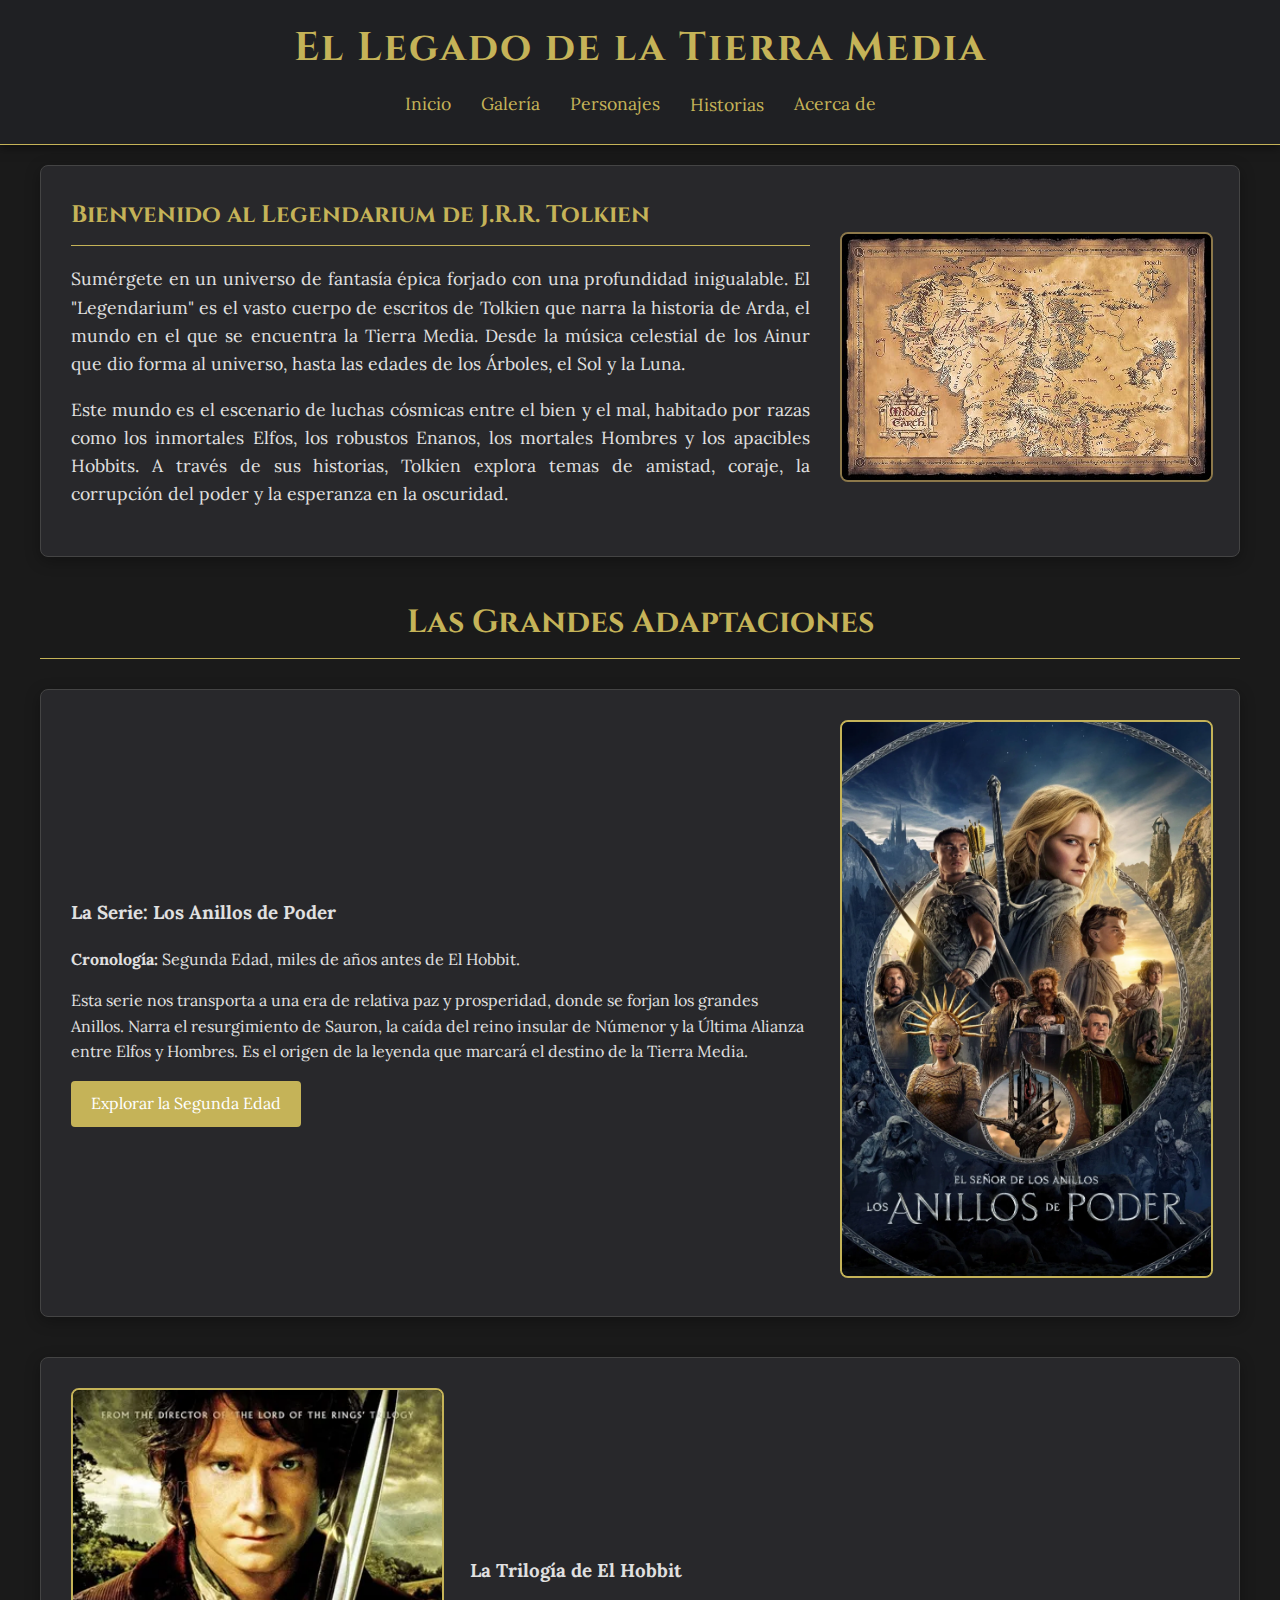
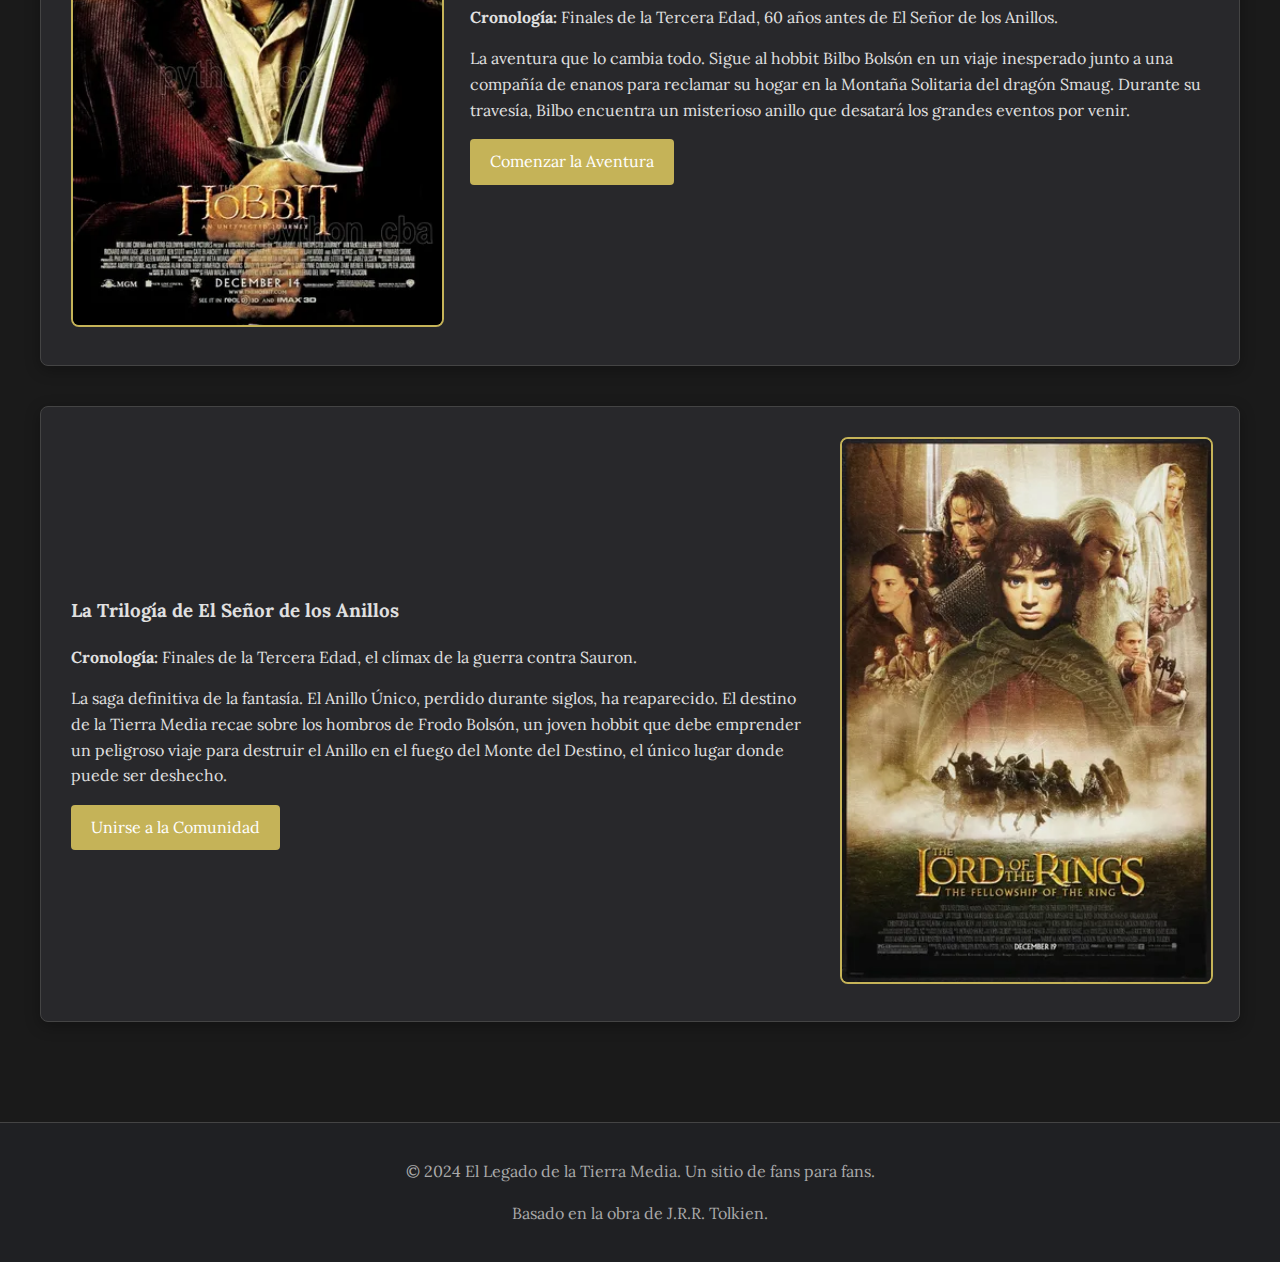
<file: index.html>
<!DOCTYPE html>
<html lang="es">
<head>
    <meta charset="UTF-8">
    <meta name="viewport" content="width=device-width, initial-scale=1.0">
    <title>El Legado de la Tierra Media</title>
    <link rel="stylesheet" href="style.css">
    <link rel="preconnect" href="https://fonts.googleapis.com">
    <link rel="preconnect" href="https://fonts.gstatic.com" crossorigin>
    <link href="https://fonts.googleapis.com/css2?family=Cinzel:wght@400;700&family=Lora:ital,wght@0,400..700;1,400..700&display=swap" rel="stylesheet">
    <script src="script.js" defer></script>
</head>
<body>

    <header>
        <h1>El Legado de la Tierra Media</h1>
        <div class="hamburger">
            <span class="bar"></span>
            <span class="bar"></span>
            <span class="bar"></span>
        </div>
    <nav> 
        <a href="index.html">Inicio</a>
            <a href="galeria.html">Galería</a>
            <a href="personajes.html">Personajes</a>
            <div class="dropdown">
                <button class="dropbtn">Historias</button>
                <div class="dropdown-content">
                    <a href="lotr.html">El Señor de los Anillos</a>
                    <a href="hobbit.html">El Hobbit</a>
                    <a href="rop.html">Los Anillos de Poder</a>
                </div>
            </div>
            <a href="acerca-de.html">Acerca de</a>
        </nav>
    </header>

    <main>
        <!-- Introducción al Mundo de Tolkien -->
        <section class="content-section">
            <div class="text-content intro-text">
                <h2>Bienvenido al Legendarium de J.R.R. Tolkien</h2>
                <p>Sumérgete en un universo de fantasía épica forjado con una profundidad inigualable. El "Legendarium" es el vasto cuerpo de escritos de Tolkien que narra la historia de Arda, el mundo en el que se encuentra la Tierra Media. Desde la música celestial de los Ainur que dio forma al universo, hasta las edades de los Árboles, el Sol y la Luna.</p>
                <p>Este mundo es el escenario de luchas cósmicas entre el bien y el mal, habitado por razas como los inmortales Elfos, los robustos Enanos, los mortales Hombres y los apacibles Hobbits. A través de sus historias, Tolkien explora temas de amistad, coraje, la corrupción del poder y la esperanza en la oscuridad.</p>
            </div>
            <div class="image-content">
                <!-- Te recomiendo buscar una imagen de alta calidad del mapa de la Tierra Media -->
                <img src="pictures/tierra media 2.jpg" alt="Mapa de la Tierra Media" style="border: 2px solid #8c784a;">
            </div>
        </section>

        <h2 class="section-title">Las Grandes Adaptaciones</h2>

        <!-- Introducción a Los Anillos de Poder -->
        <section class="content-section">
            <div class="text-content">
                <h3>La Serie: Los Anillos de Poder</h3>
                <p><strong>Cronología:</strong> Segunda Edad, miles de años antes de El Hobbit.</p>
                <p>Esta serie nos transporta a una era de relativa paz y prosperidad, donde se forjan los grandes Anillos. Narra el resurgimiento de Sauron, la caída del reino insular de Númenor y la Última Alianza entre Elfos y Hombres. Es el origen de la leyenda que marcará el destino de la Tierra Media.</p>
                <a href="rop.html" class="btn">Explorar la Segunda Edad</a>
            </div>
            <div class="image-content">
                <img src="pictures/anillos del poder.webp" alt="Los Anillos de Poder">
            </div>
        </section>

        <!-- Introducción a El Hobbit -->
        <section class="content-section reverse">
            <div class="text-content">
                <h3>La Trilogía de El Hobbit</h3>
                <p><strong>Cronología:</strong> Finales de la Tercera Edad, 60 años antes de El Señor de los Anillos.</p>
                <p>La aventura que lo cambia todo. Sigue al hobbit Bilbo Bolsón en un viaje inesperado junto a una compañía de enanos para reclamar su hogar en la Montaña Solitaria del dragón Smaug. Durante su travesía, Bilbo encuentra un misterioso anillo que desatará los grandes eventos por venir.</p>
                <a href="hobbit.html" class="btn">Comenzar la Aventura</a>
            </div>
            <div class="image-content">
                <img src="pictures/el hobbit.webp" alt="El Hobbit">
            </div>
        </section>

        <!-- Introducción a El Señor de los Anillos -->
        <section class="content-section">
            <div class="text-content">
                <h3>La Trilogía de El Señor de los Anillos</h3>
                <p><strong>Cronología:</strong> Finales de la Tercera Edad, el clímax de la guerra contra Sauron.</p>
                <p>La saga definitiva de la fantasía. El Anillo Único, perdido durante siglos, ha reaparecido. El destino de la Tierra Media recae sobre los hombros de Frodo Bolsón, un joven hobbit que debe emprender un peligroso viaje para destruir el Anillo en el fuego del Monte del Destino, el único lugar donde puede ser deshecho.</p>
                <a href="lotr.html" class="btn">Unirse a la Comunidad</a>
            </div>
            <div class="image-content">
                <img src="pictures/lotr.webp" alt="El Señor de los Anillos">
            </div>
        </section>
    </main>

    <footer>
        <p>&copy; 2024 El Legado de la Tierra Media. Un sitio de fans para fans.</p>
        <p>Basado en la obra de J.R.R. Tolkien.</p>
    </footer>

</body>
</html>
</file>
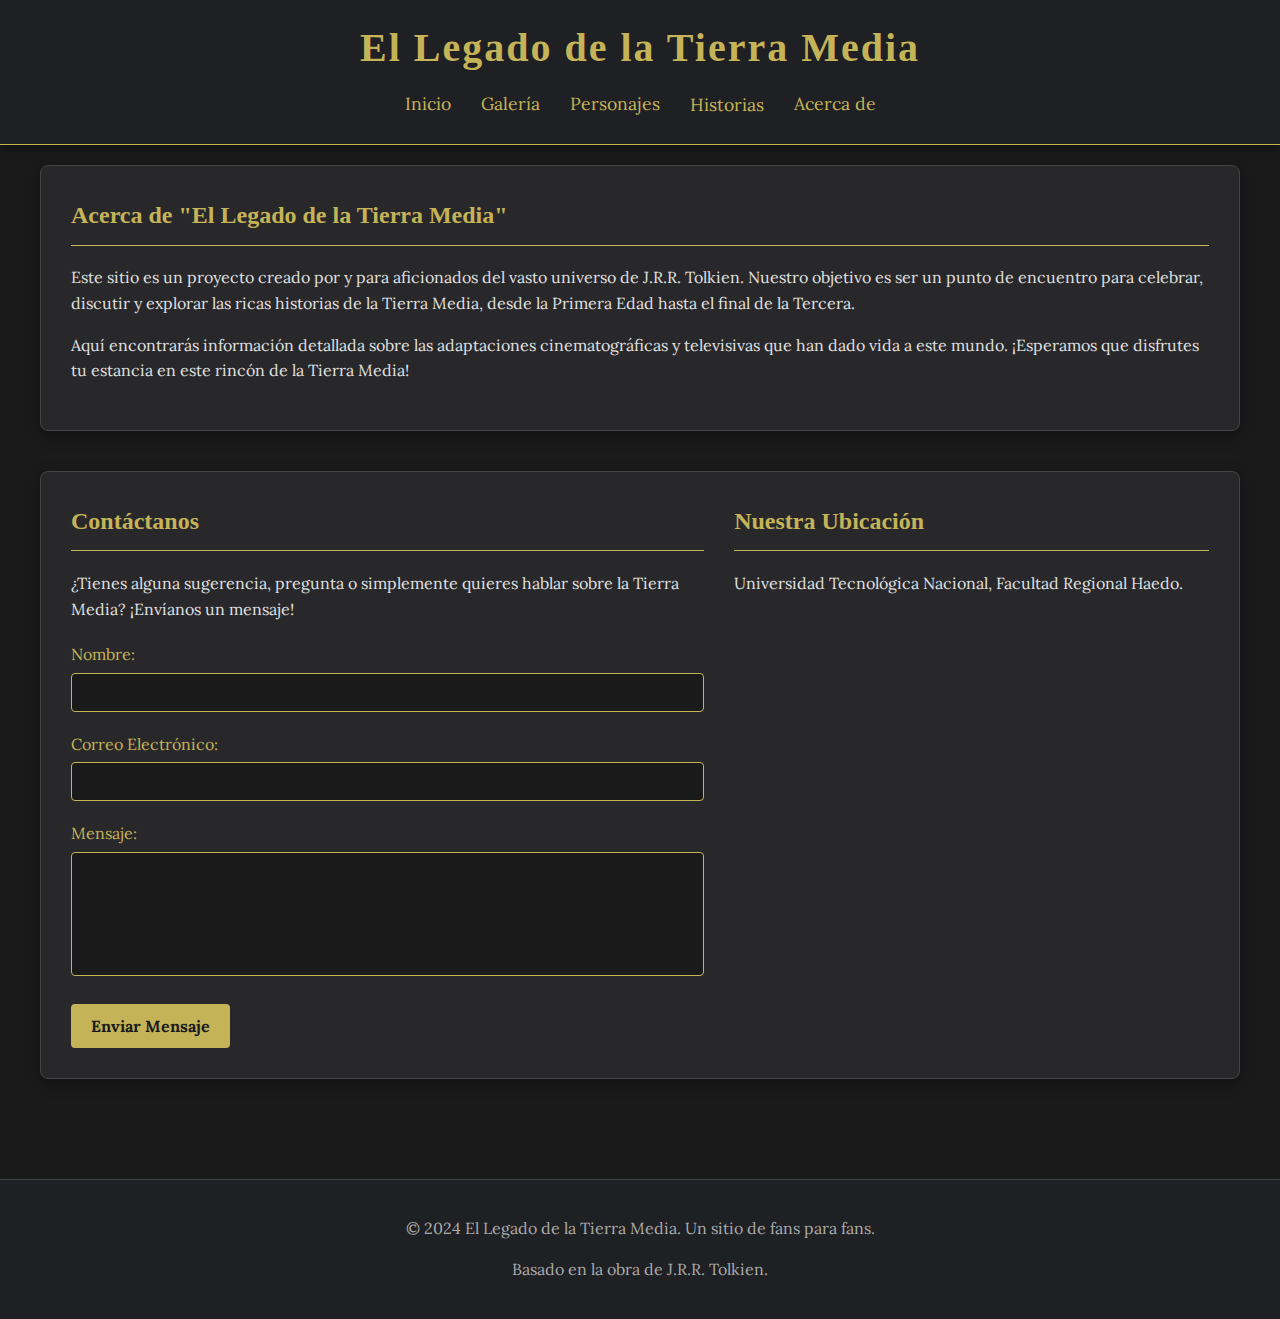
<file: acerca-de.html>
<!DOCTYPE html>
<html lang="es">
<head>
    <meta charset="UTF-8">
    <meta name="viewport" content="width=device-width, initial-scale=1.0">
    <title>Acerca de - El Legado de la Tierra Media</title>
    <link rel="stylesheet" href="style.css">
    <link rel="preconnect" href="https://fonts.googleapis.com">
    <link rel="preconnect" href="https://fonts.gstatic.com" crossorigin>
    <link href="https://fonts.googleapis.com/css2?family=Lora:ital,wght@0,400..700;1,400..700&display=swap" rel="stylesheet">
    <script src="script.js" defer></script>
</head>
<body>

    <header>
        <h1>El Legado de la Tierra Media</h1>
        <div class="hamburger">
            <span class="bar"></span>
            <span class="bar"></span>
            <span class="bar"></span>
        </div>
        <nav>
            <a href="index.html">Inicio</a>
            <a href="galeria.html">Galería</a>
            <a href="personajes.html">Personajes</a>
            <div class="dropdown">
                <button class="dropbtn">Historias</button>
                <div class="dropdown-content">
                    <a href="lotr.html">El Señor de los Anillos</a>
                    <a href="hobbit.html">El Hobbit</a>
                    <a href="rop.html">Los Anillos de Poder</a>
                </div>
            </div>
            <a href="acerca-de.html">Acerca de</a>
        </nav>
    </header>

    <main>
        <section class="content-section">
            <div class="text-content">
                <h2>Acerca de "El Legado de la Tierra Media"</h2>
                <p>Este sitio es un proyecto creado por y para aficionados del vasto universo de J.R.R. Tolkien. Nuestro objetivo es ser un punto de encuentro para celebrar, discutir y explorar las ricas historias de la Tierra Media, desde la Primera Edad hasta el final de la Tercera.</p>
                <p>Aquí encontrarás información detallada sobre las adaptaciones cinematográficas y televisivas que han dado vida a este mundo. ¡Esperamos que disfrutes tu estancia en este rincón de la Tierra Media!</p>
            </div>
        </section>

        <section class="content-section contact-section">
            <div class="text-content">
                <h2>Contáctanos</h2>
                <p>¿Tienes alguna sugerencia, pregunta o simplemente quieres hablar sobre la Tierra Media? ¡Envíanos un mensaje!</p>
                <form action="#" method="post" class="contact-form">
                    <div class="form-group">
                        <label for="name">Nombre:</label>
                        <input type="text" id="name" name="name" required>
                    </div>
                    <div class="form-group">
                        <label for="email">Correo Electrónico:</label>
                        <input type="email" id="email" name="email" required>
                    </div>
                    <div class="form-group">
                        <label for="message">Mensaje:</label>
                        <textarea id="message" name="message" rows="6" required maxlength="300"></textarea>
                    </div>
                    <button type="submit" class="submit-btn">Enviar Mensaje</button>
                </form>
            </div>
            <div class="map-content">
                <div class="text-content">
                    <h2>Nuestra Ubicación</h2>
                    <p>Universidad Tecnológica Nacional, Facultad Regional Haedo.</p>
                </div>
                <iframe src="https://www.google.com/maps/embed?pb=!1m18!1m12!1m3!1d3282.931139899738!2d-58.59909982425619!3d-34.6312283729437!2m3!1f0!2f0!3f0!3m2!1i1024!2i768!4f13.1!3m3!1m2!1s0x95bcc76a76714e09%3A0x8c0284b3a16fec73!2sUniversidad%20Tecnol%C3%B3gica%20Nacional%20-%20Facultad%20Regional%20Haedo!5e0!3m2!1ses-419!2sar!4v1716325983835!5m2!1ses-419!2sar" width="100%" height="350" style="border:0;" allowfullscreen="" loading="lazy" referrerpolicy="no-referrer-when-downgrade"></iframe>
            </div>
        </section>
    </main>

    <footer>
        <p>&copy; 2024 El Legado de la Tierra Media. Un sitio de fans para fans.</p>
        <p>Basado en la obra de J.R.R. Tolkien.</p>
    </footer>

</body>
</html>
</file>
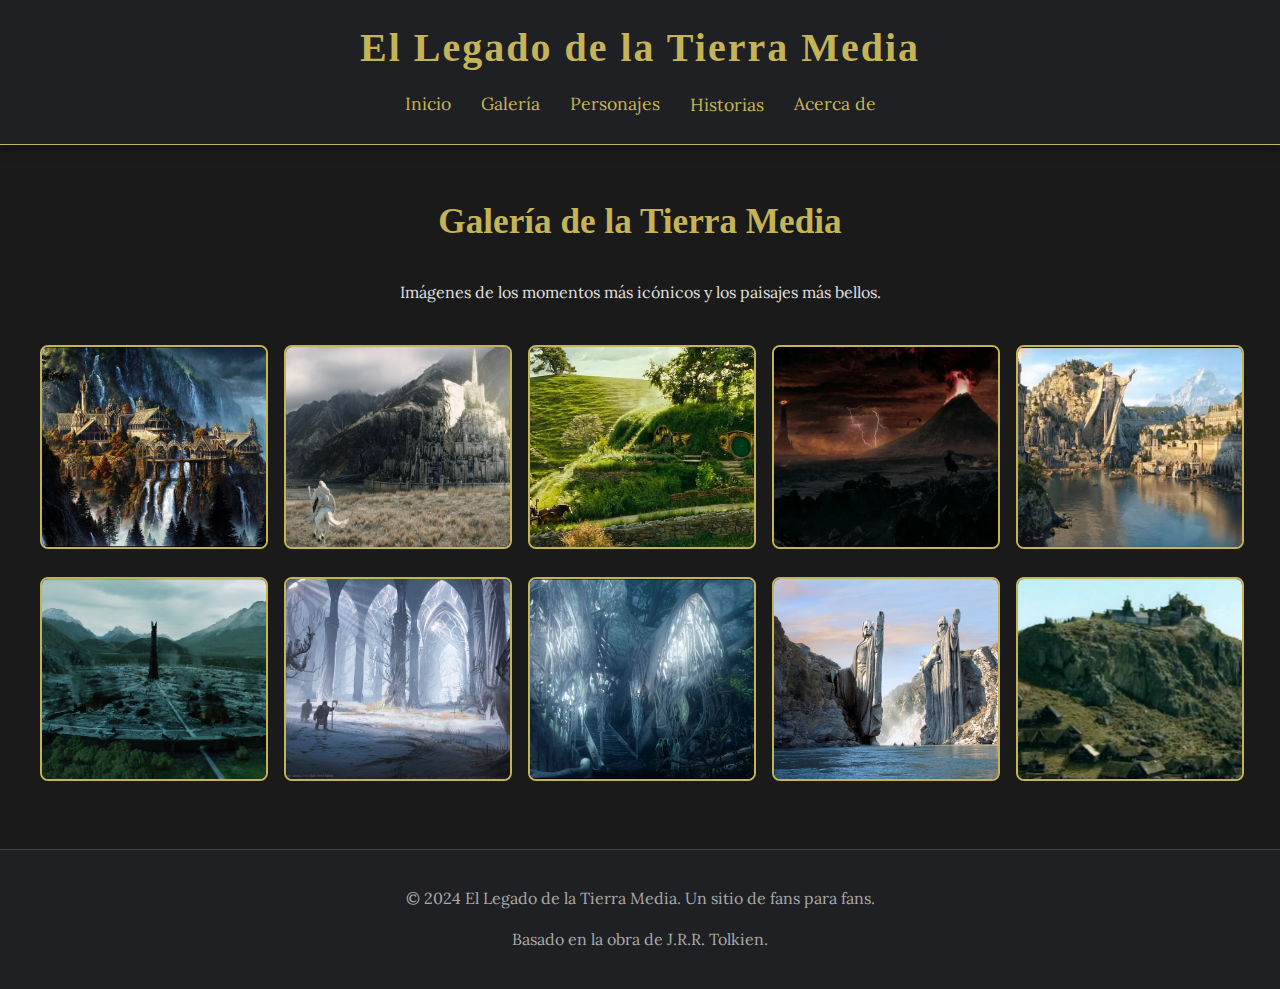
<file: galeria.html>
<!DOCTYPE html>
<html lang="es">
<head>
    <meta charset="UTF-8">
    <meta name="viewport" content="width=device-width, initial-scale=1.0">
    <title>Galería - El Legado de la Tierra Media</title>
    <link rel="stylesheet" href="style.css">
    <link rel="preconnect" href="https://fonts.googleapis.com">
    <link rel="preconnect" href="https://fonts.gstatic.com" crossorigin>
    <link href="https://fonts.googleapis.com/css2?family=Lora:ital,wght@0,400..700;1,400..700&display=swap" rel="stylesheet">
    <script src="script.js" defer></script>
</head>
<body>

    <header>
        <h1>El Legado de la Tierra Media</h1>
        <div class="hamburger">
            <span class="bar"></span>
            <span class="bar"></span>
            <span class="bar"></span>
        </div>
        <nav>
            <a href="index.html">Inicio</a>
            <a href="galeria.html">Galería</a>
            <a href="personajes.html">Personajes</a>
            <div class="dropdown">
                <button class="dropbtn">Historias</button>
                <div class="dropdown-content">
                    <a href="lotr.html">El Señor de los Anillos</a>
                    <a href="hobbit.html">El Hobbit</a>
                    <a href="rop.html">Los Anillos de Poder</a>
                </div>
            </div>
            <a href="acerca-de.html">Acerca de</a>
        </nav>
    </header>

    <main>
        <section class="hero">
            <h2>Galería de la Tierra Media</h2>
            <p>Imágenes de los momentos más icónicos y los paisajes más bellos.</p>
        </section>

        <div class="gallery-container">
            <div class="gallery-item"><img src="pictures/rivendell grande.jpg" alt="Rivendel" class="lightbox-trigger"></div>
            <div class="gallery-item"><img src="pictures/minas tirith.jpg" alt="Minas Tirith" class="lightbox-trigger"></div>
            <div class="gallery-item"><img src="pictures/la comarca.webp" alt="La Comarca" class="lightbox-trigger"></div>
            <div class="gallery-item"><img src="pictures/mordor.webp" alt="Mordor" class="lightbox-trigger"></div>
            <div class="gallery-item"><img src="pictures/numenor.jpg" alt="Númenor" class="lightbox-trigger"></div>
            <div class="gallery-item"><img src="pictures/isengard.webp" alt="Isengard" class="lightbox-trigger"></div>
            <div class="gallery-item"><img src="pictures/moria.jpg" alt="Moria" class="lightbox-trigger"></div>
            <div class="gallery-item"><img src="pictures/lothlorien.webp" alt="Lothlórien" class="lightbox-trigger"></div>
            <div class="gallery-item"><img src="pictures/argonath.webp" alt="El Argonath" class="lightbox-trigger"></div>
            <div class="gallery-item"><img src="pictures/edoras.webp" alt="Edoras" class="lightbox-trigger"></div>
        </div>

        <!-- La Ventana Modal (Lightbox) -->
        <div id="lightbox-modal" class="lightbox">
            <span class="close-btn">&times;</span>
            <img class="lightbox-content" id="lightbox-image">
            <a class="prev-btn">&#10094;</a>
            <a class="next-btn">&#10095;</a>
            <div id="caption"></div>
        </div>
    </main>

    <footer>
        <p>&copy; 2024 El Legado de la Tierra Media. Un sitio de fans para fans.</p>
        <p>Basado en la obra de J.R.R. Tolkien.</p>
    </footer>

</body>
</html>
</file>
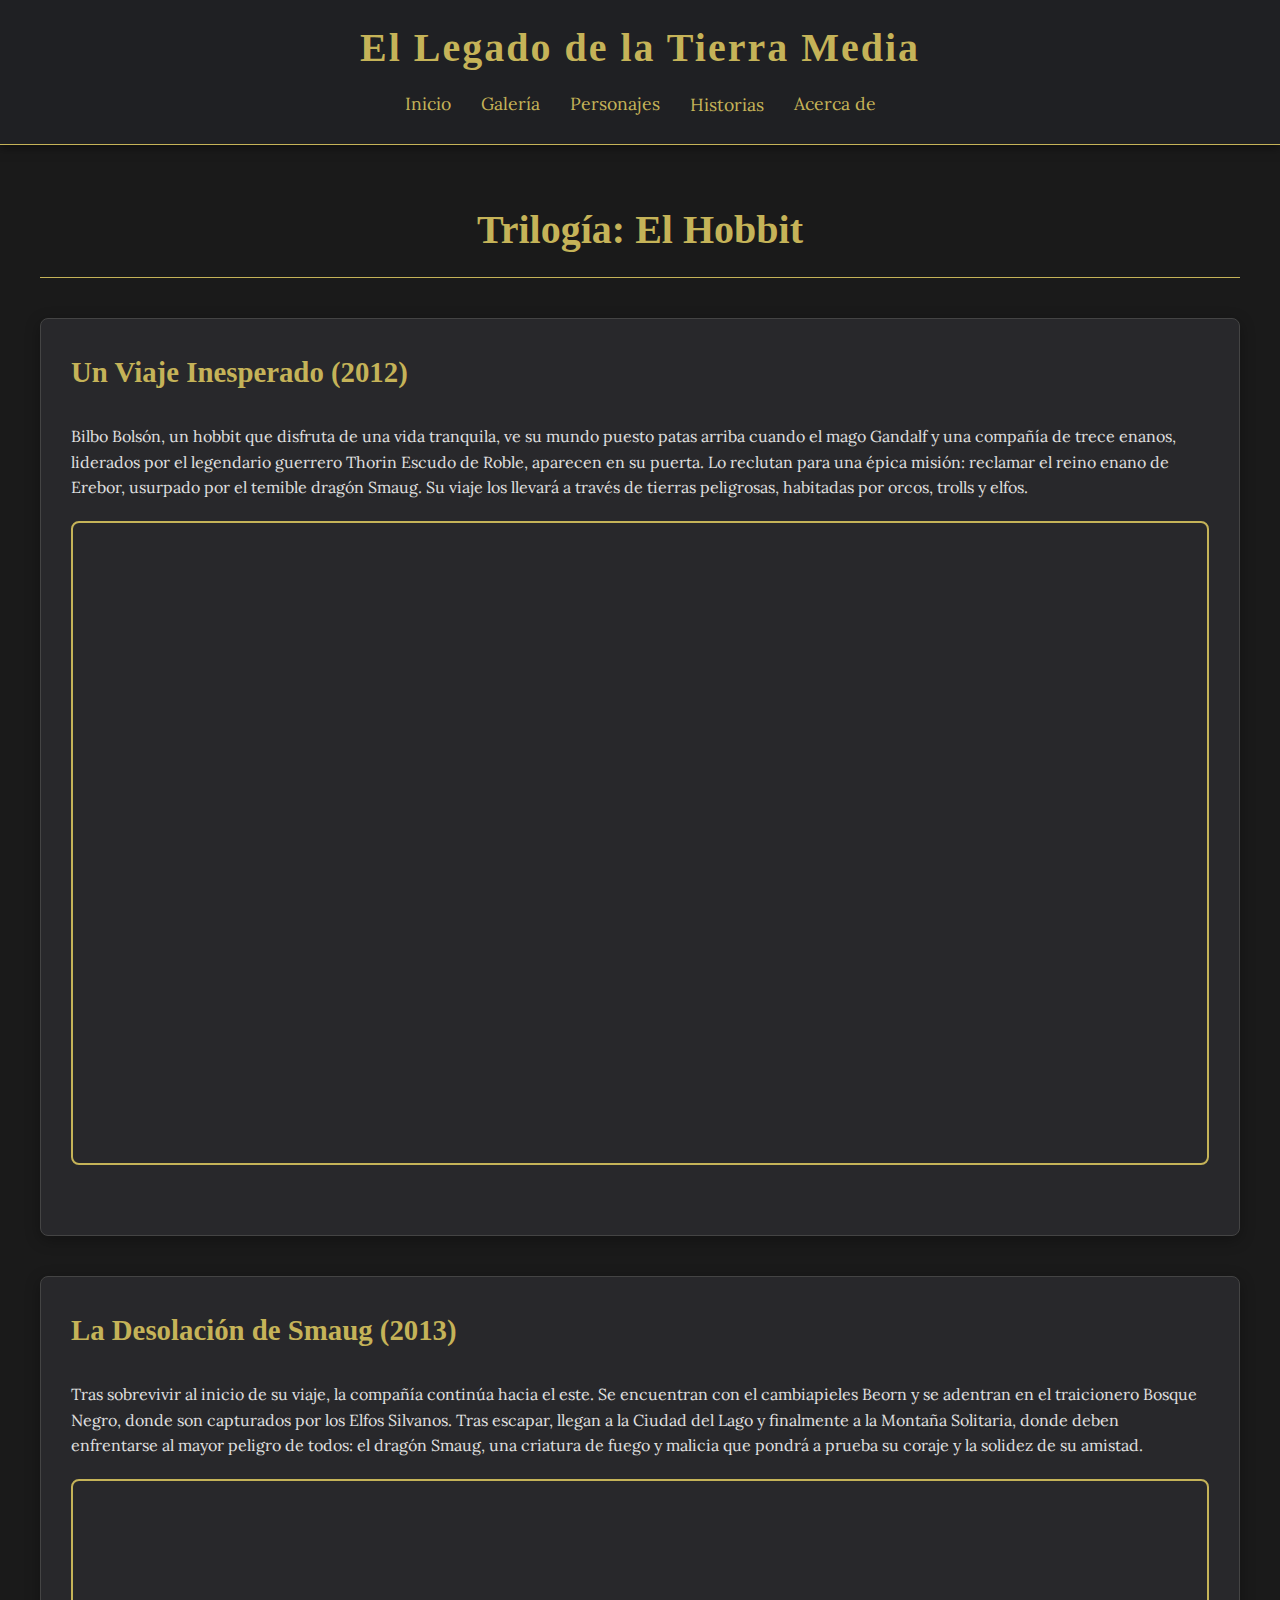
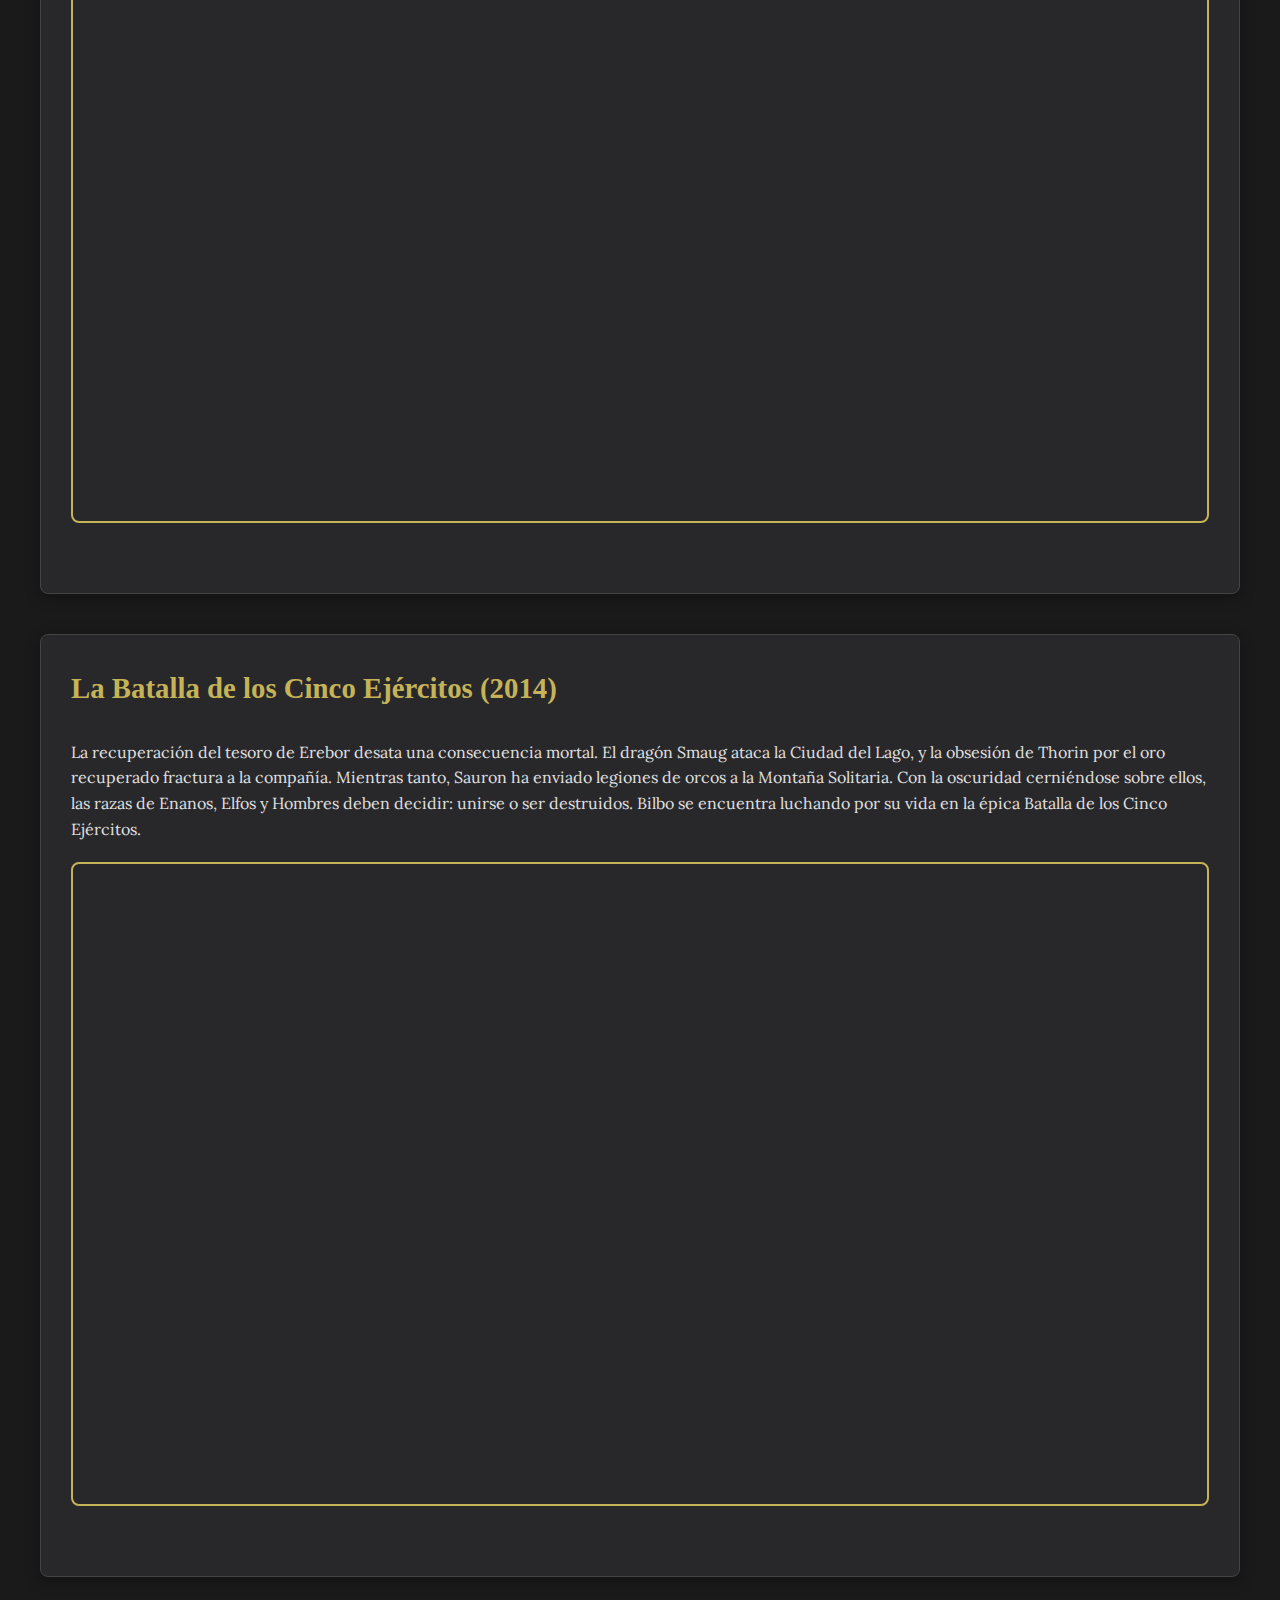
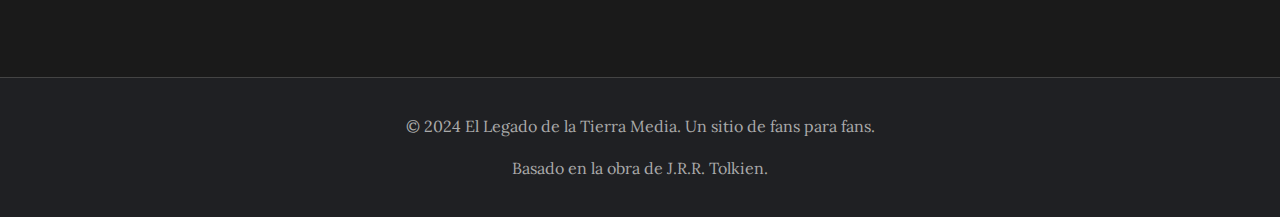
<file: hobbit.html>
<!DOCTYPE html>
<html lang="es">
<head>
    <meta charset="UTF-8">
    <meta name="viewport" content="width=device-width, initial-scale=1.0">
    <title>El Hobbit - El Legado de la Tierra Media</title>
    <link rel="stylesheet" href="style.css">
    <link rel="preconnect" href="https://fonts.googleapis.com">
    <link rel="preconnect" href="https://fonts.gstatic.com" crossorigin>
    <link href="https://fonts.googleapis.com/css2?family=Lora:ital,wght@0,400..700;1,400..700&display=swap" rel="stylesheet">
    <script src="script.js" defer></script>
</head>
<body>

    <header>
        <h1>El Legado de la Tierra Media</h1>
        <div class="hamburger">
            <span class="bar"></span>
            <span class="bar"></span>
            <span class="bar"></span>
        </div>
        <nav>
            <a href="index.html">Inicio</a>
            <a href="galeria.html">Galería</a>
            <a href="personajes.html">Personajes</a>
            <div class="dropdown">
                <button class="dropbtn">Historias</button>
                <div class="dropdown-content">
                    <a href="lotr.html">El Señor de los Anillos</a>
                    <a href="hobbit.html">El Hobbit</a>
                    <a href="rop.html">Los Anillos de Poder</a>
                </div>
            </div>
            <a href="acerca-de.html">Acerca de</a>
        </nav>
    </header>

    <main>
        <h2 class="trilogy-title">Trilogía: El Hobbit</h2>

        <!-- Un Viaje Inesperado -->
        <section class="movie-section">
            <div class="movie-details">
                <h3>Un Viaje Inesperado (2012)</h3>
                <p>Bilbo Bolsón, un hobbit que disfruta de una vida tranquila, ve su mundo puesto patas arriba cuando el mago Gandalf y una compañía de trece enanos, liderados por el legendario guerrero Thorin Escudo de Roble, aparecen en su puerta. Lo reclutan para una épica misión: reclamar el reino enano de Erebor, usurpado por el temible dragón Smaug. Su viaje los llevará a través de tierras peligrosas, habitadas por orcos, trolls y elfos.</p>
                <div class="trailer-container">
                    <iframe src="https://www.youtube.com/embed/SDnYMbYB-nU" title="YouTube video player" frameborder="0" allow="accelerometer; autoplay; clipboard-write; encrypted-media; gyroscope; picture-in-picture" allowfullscreen></iframe>
                </div>
            </div>
        </section>

        <!-- La Desolación de Smaug -->
        <section class="movie-section">
            <div class="movie-details">
                <h3>La Desolación de Smaug (2013)</h3>
                <p>Tras sobrevivir al inicio de su viaje, la compañía continúa hacia el este. Se encuentran con el cambiapieles Beorn y se adentran en el traicionero Bosque Negro, donde son capturados por los Elfos Silvanos. Tras escapar, llegan a la Ciudad del Lago y finalmente a la Montaña Solitaria, donde deben enfrentarse al mayor peligro de todos: el dragón Smaug, una criatura de fuego y malicia que pondrá a prueba su coraje y la solidez de su amistad.</p>
                <div class="trailer-container">
                    <iframe src="https://www.youtube.com/embed/fnaojlfdUbs" title="YouTube video player" frameborder="0" allow="accelerometer; autoplay; clipboard-write; encrypted-media; gyroscope; picture-in-picture" allowfullscreen></iframe>
                </div>
            </div>
        </section>

        <!-- La Batalla de los Cinco Ejércitos -->
        <section class="movie-section">
            <div class="movie-details">
                <h3>La Batalla de los Cinco Ejércitos (2014)</h3>
                <p>La recuperación del tesoro de Erebor desata una consecuencia mortal. El dragón Smaug ataca la Ciudad del Lago, y la obsesión de Thorin por el oro recuperado fractura a la compañía. Mientras tanto, Sauron ha enviado legiones de orcos a la Montaña Solitaria. Con la oscuridad cerniéndose sobre ellos, las razas de Enanos, Elfos y Hombres deben decidir: unirse o ser destruidos. Bilbo se encuentra luchando por su vida en la épica Batalla de los Cinco Ejércitos.</p>
                <div class="trailer-container">
                    <iframe src="https://www.youtube.com/embed/iVAgTiBrrDA" title="YouTube video player" frameborder="0" allow="accelerometer; autoplay; clipboard-write; encrypted-media; gyroscope; picture-in-picture" allowfullscreen></iframe>
                </div>
            </div>
        </section>
    </main>

    <footer>
        <p>&copy; 2024 El Legado de la Tierra Media. Un sitio de fans para fans.</p>
        <p>Basado en la obra de J.R.R. Tolkien.</p>
    </footer>

</body>
</html>
</file>
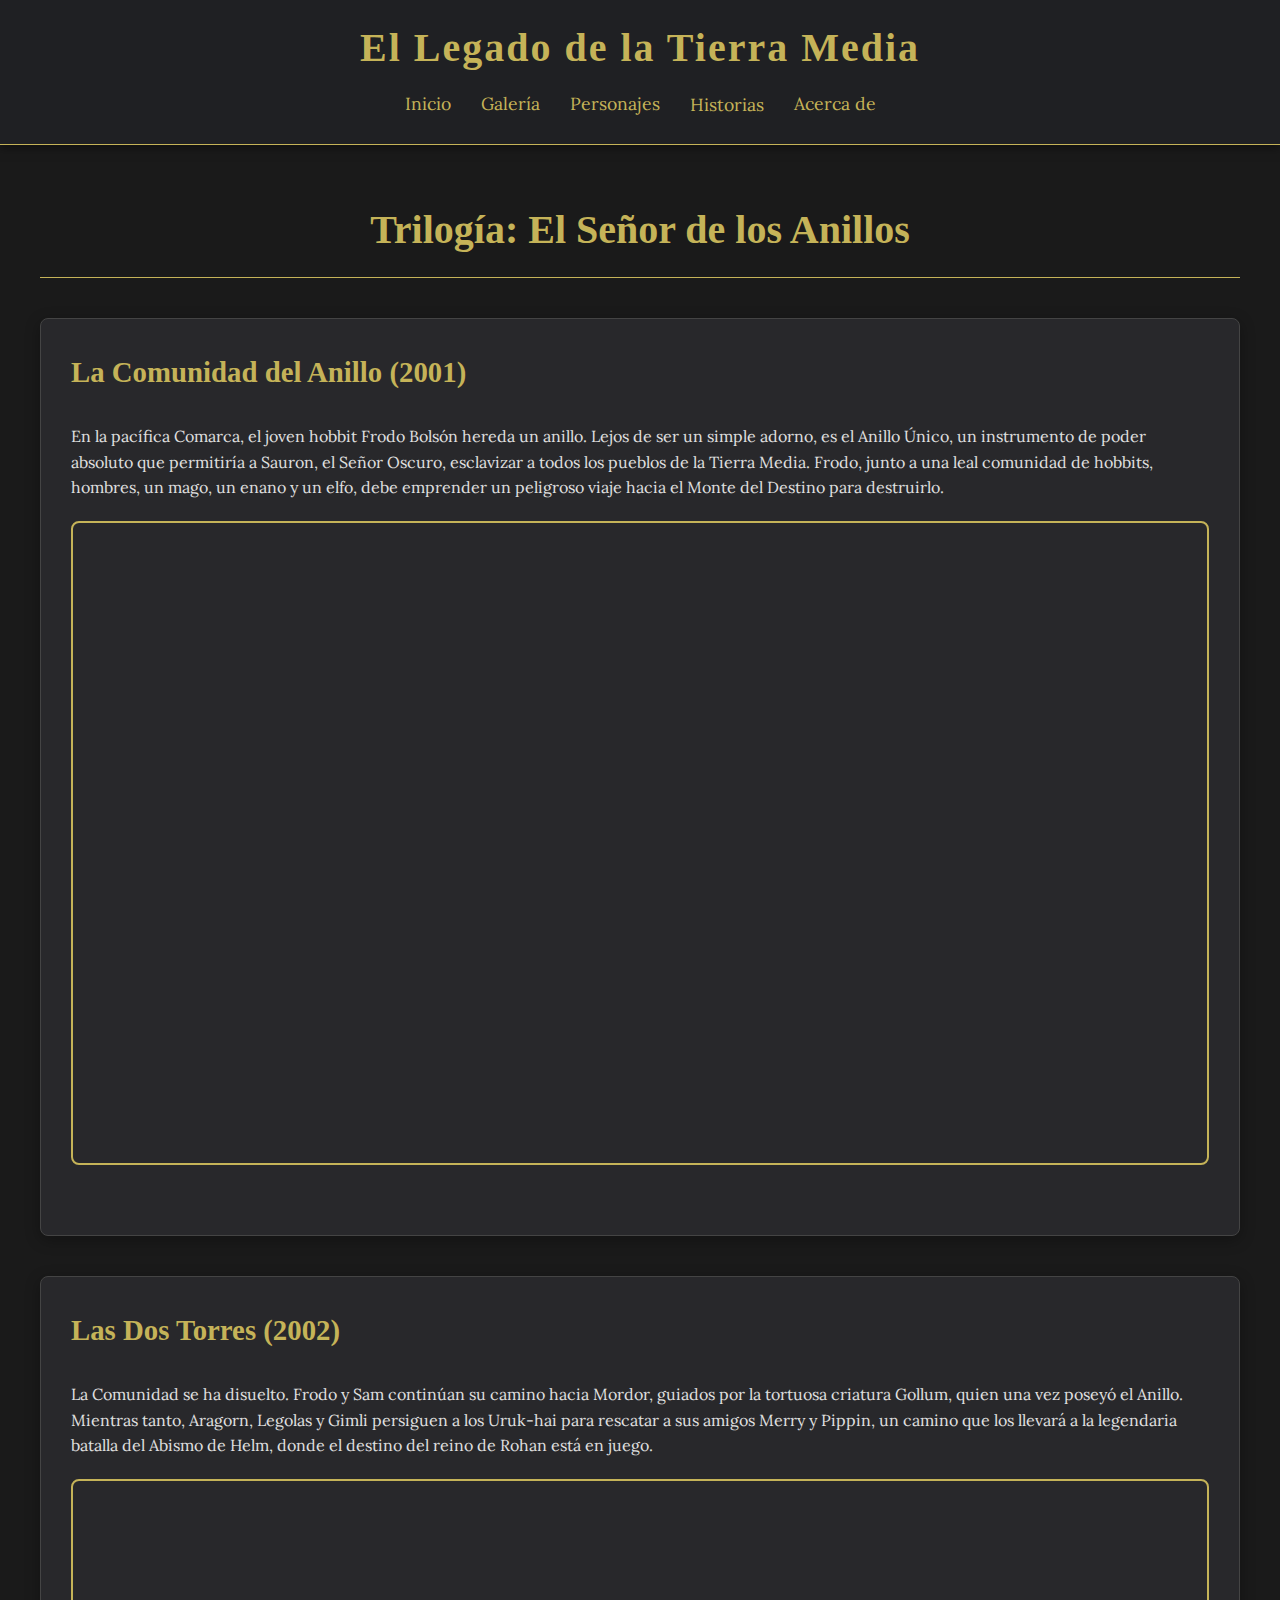
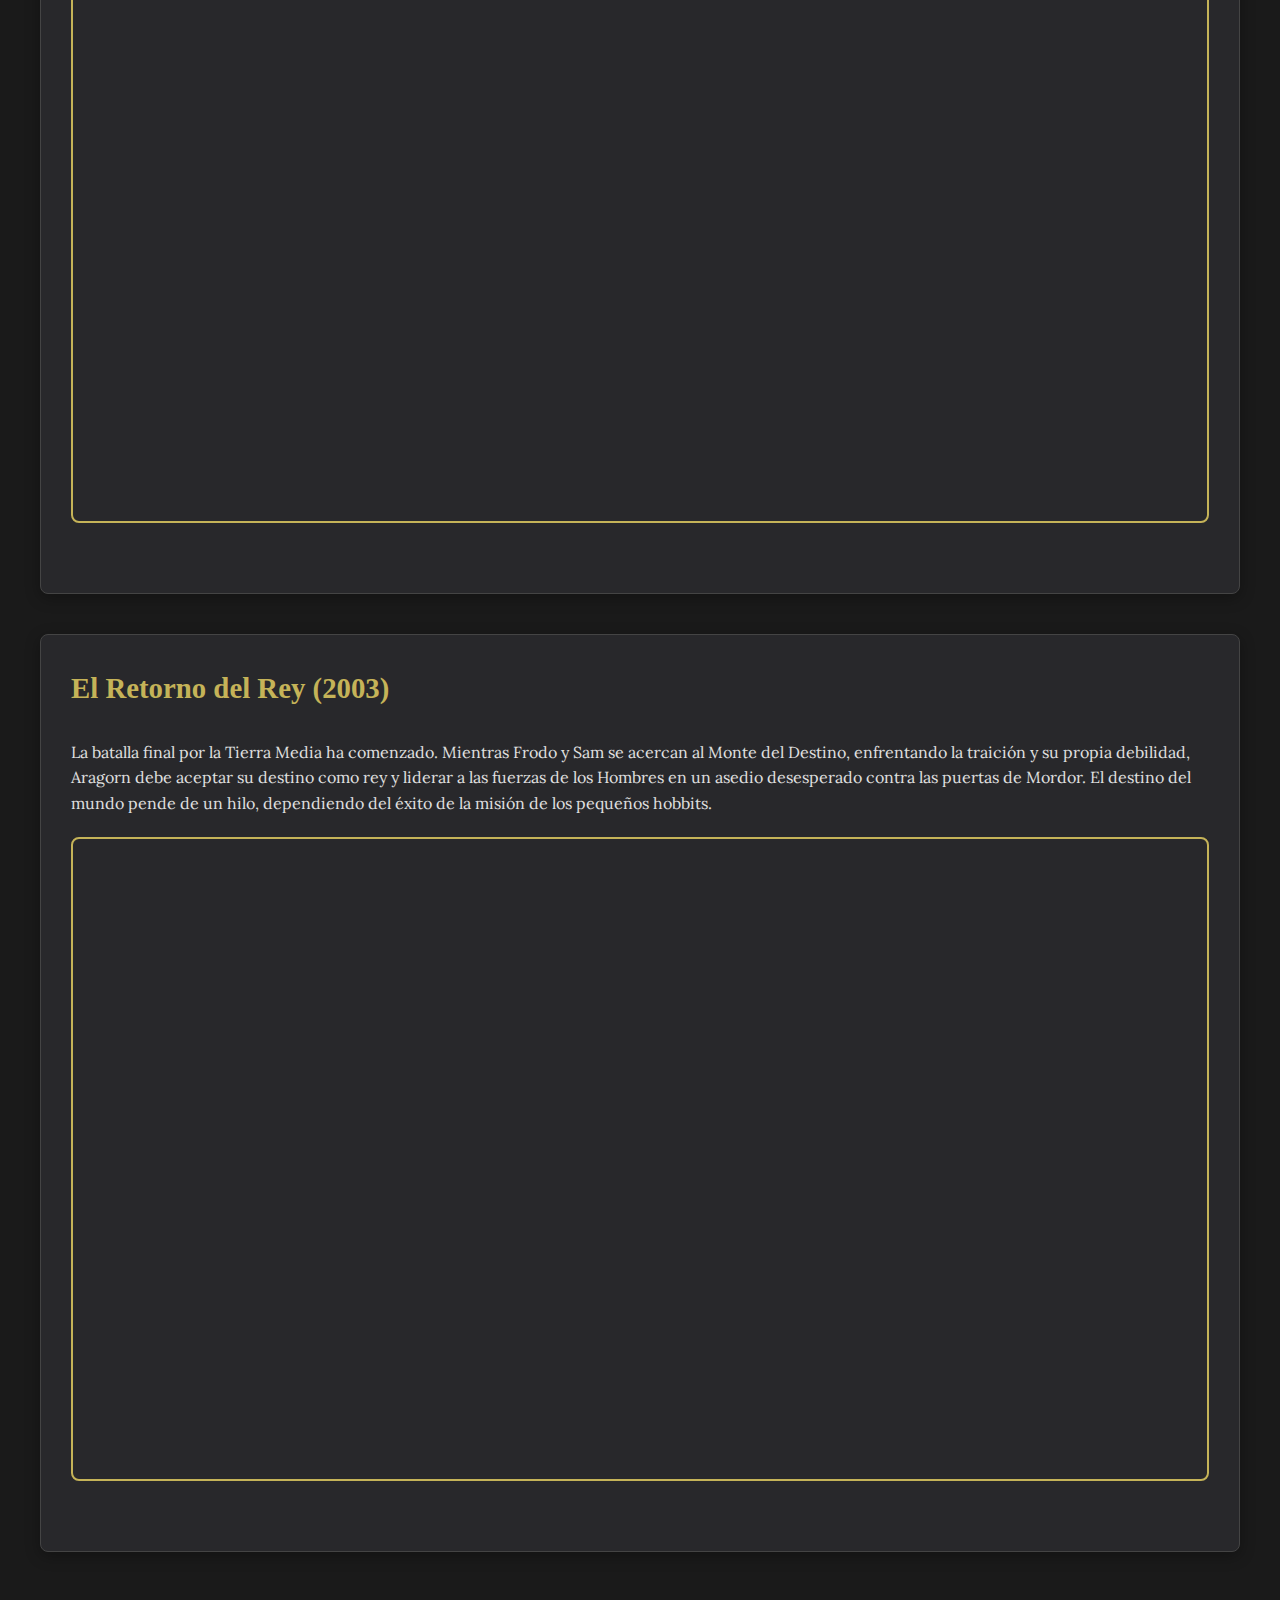
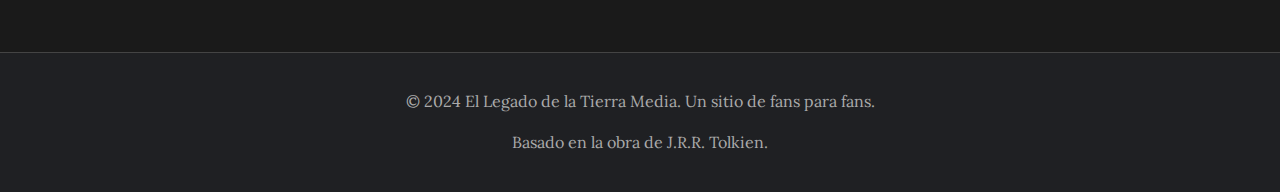
<file: lotr.html>
<!DOCTYPE html>
<html lang="es">
<head>
    <meta charset="UTF-8">
    <meta name="viewport" content="width=device-width, initial-scale=1.0">
    <title>El Señor de los Anillos - El Legado de la Tierra Media</title>
    <link rel="stylesheet" href="style.css">
    <link rel="preconnect" href="https://fonts.googleapis.com">
    <link rel="preconnect" href="https://fonts.gstatic.com" crossorigin>
    <link href="https://fonts.googleapis.com/css2?family=Lora:ital,wght@0,400..700;1,400..700&display=swap" rel="stylesheet">
    <script src="script.js" defer></script>
</head>
<body>

    <header>
        <h1>El Legado de la Tierra Media</h1>
        <div class="hamburger">
            <span class="bar"></span>
            <span class="bar"></span>
            <span class="bar"></span>
        </div>
        <nav>
            <a href="index.html">Inicio</a>
            <a href="galeria.html">Galería</a>
            <a href="personajes.html">Personajes</a>
            <div class="dropdown">
                <button class="dropbtn">Historias</button>
                <div class="dropdown-content">
                    <a href="lotr.html">El Señor de los Anillos</a>
                    <a href="hobbit.html">El Hobbit</a>
                    <a href="rop.html">Los Anillos de Poder</a>
                </div>
            </div>
            <a href="acerca-de.html">Acerca de</a>
        </nav>
    </header>

    <main>
        <h2 class="trilogy-title">Trilogía: El Señor de los Anillos</h2>

        <!-- La Comunidad del Anillo -->
        <section class="movie-section">
            <div class="movie-details">
                <h3>La Comunidad del Anillo (2001)</h3>
                <p>En la pacífica Comarca, el joven hobbit Frodo Bolsón hereda un anillo. Lejos de ser un simple adorno, es el Anillo Único, un instrumento de poder absoluto que permitiría a Sauron, el Señor Oscuro, esclavizar a todos los pueblos de la Tierra Media. Frodo, junto a una leal comunidad de hobbits, hombres, un mago, un enano y un elfo, debe emprender un peligroso viaje hacia el Monte del Destino para destruirlo.</p>
                <div class="trailer-container">
                    <iframe src="https://www.youtube.com/embed/V75dMMIW2B4" title="YouTube video player" frameborder="0" allow="accelerometer; autoplay; clipboard-write; encrypted-media; gyroscope; picture-in-picture" allowfullscreen></iframe>
                </div>
            </div>
        </section>

        <!-- Las Dos Torres -->
        <section class="movie-section">
            <div class="movie-details">
                <h3>Las Dos Torres (2002)</h3>
                <p>La Comunidad se ha disuelto. Frodo y Sam continúan su camino hacia Mordor, guiados por la tortuosa criatura Gollum, quien una vez poseyó el Anillo. Mientras tanto, Aragorn, Legolas y Gimli persiguen a los Uruk-hai para rescatar a sus amigos Merry y Pippin, un camino que los llevará a la legendaria batalla del Abismo de Helm, donde el destino del reino de Rohan está en juego.</p>
                <div class="trailer-container">
                    <iframe src="https://www.youtube.com/embed/LbfMDwc4azU" title="YouTube video player" frameborder="0" allow="accelerometer; autoplay; clipboard-write; encrypted-media; gyroscope; picture-in-picture" allowfullscreen></iframe>
                </div>
            </div>
        </section>

        <!-- El Retorno del Rey -->
        <section class="movie-section">
            <div class="movie-details">
                <h3>El Retorno del Rey (2003)</h3>
                <p>La batalla final por la Tierra Media ha comenzado. Mientras Frodo y Sam se acercan al Monte del Destino, enfrentando la traición y su propia debilidad, Aragorn debe aceptar su destino como rey y liderar a las fuerzas de los Hombres en un asedio desesperado contra las puertas de Mordor. El destino del mundo pende de un hilo, dependiendo del éxito de la misión de los pequeños hobbits.</p>
                <div class="trailer-container">
                    <iframe src="https://www.youtube.com/embed/r5X-hFf6Bwo" title="YouTube video player" frameborder="0" allow="accelerometer; autoplay; clipboard-write; encrypted-media; gyroscope; picture-in-picture" allowfullscreen></iframe>
                </div>
            </div>
        </section>
    </main>

    <footer>
        <p>&copy; 2024 El Legado de la Tierra Media. Un sitio de fans para fans.</p>
        <p>Basado en la obra de J.R.R. Tolkien.</p>
    </footer>

</body>
</html>
</file>
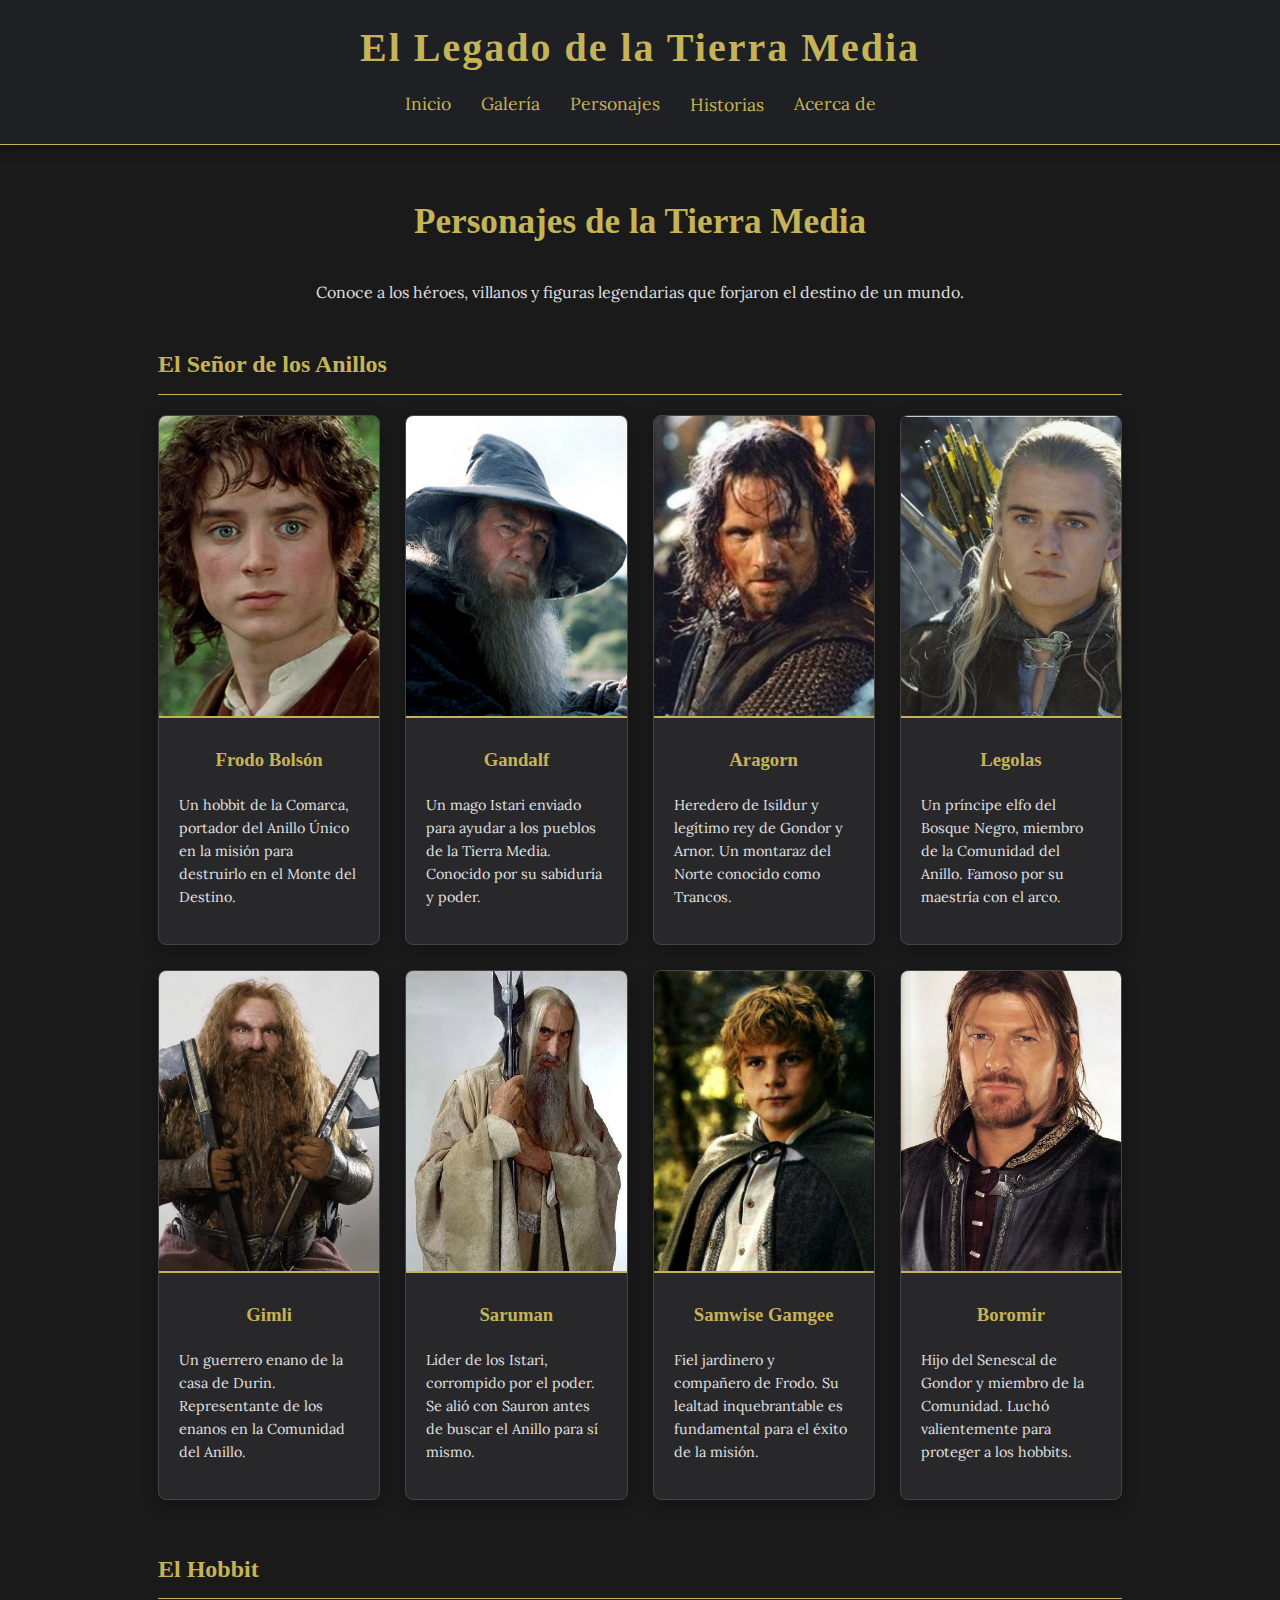
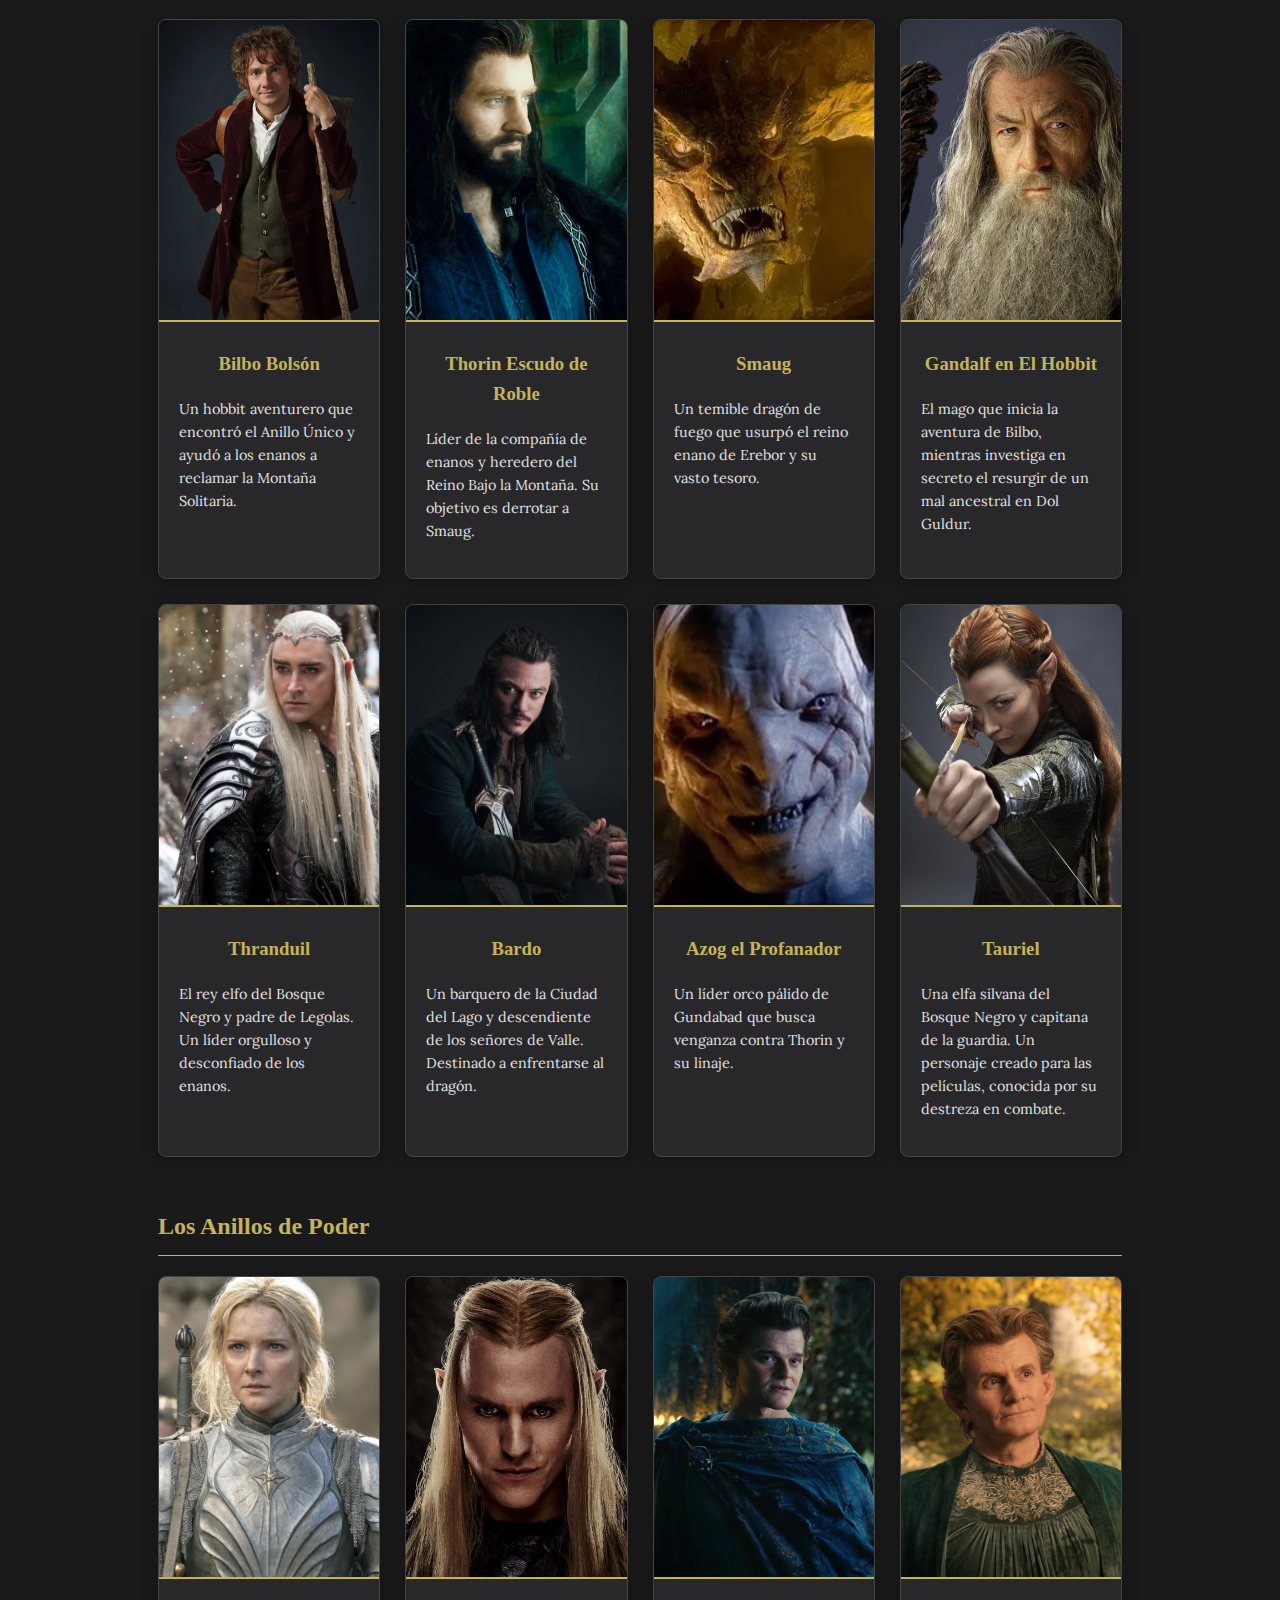
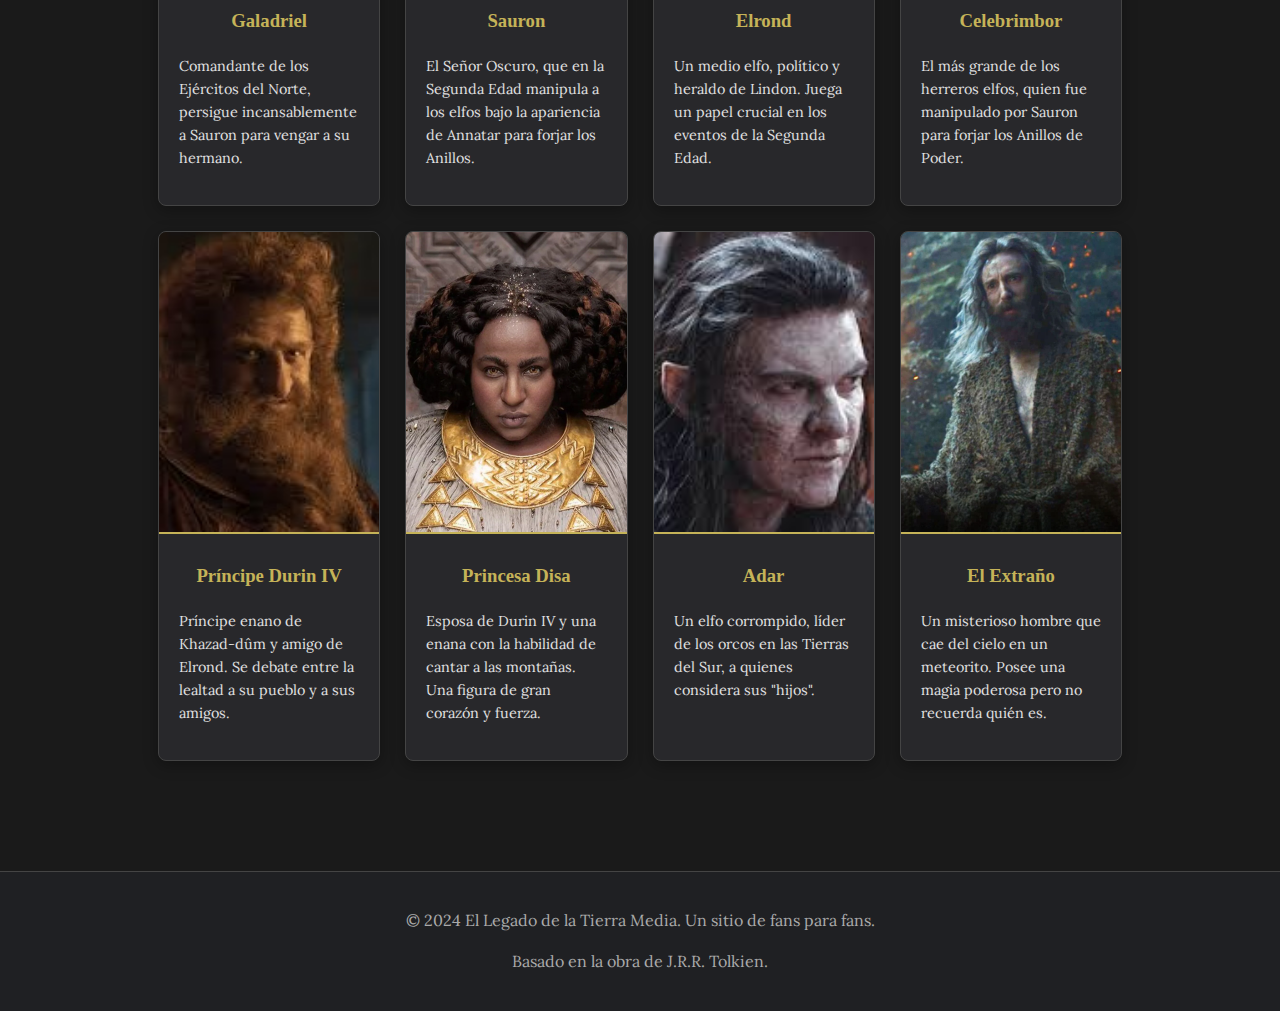
<file: personajes.html>
<!DOCTYPE html>
<html lang="es">
<head>
    <meta charset="UTF-8">
    <meta name="viewport" content="width=device-width, initial-scale=1.0">
    <title>Personajes - El Legado de la Tierra Media</title>
    <link rel="stylesheet" href="style.css">
    <link rel="preconnect" href="https://fonts.googleapis.com">
    <link rel="preconnect" href="https://fonts.gstatic.com" crossorigin>
    <link href="https://fonts.googleapis.com/css2?family=Lora:ital,wght@0,400..700;1,400..700&display=swap" rel="stylesheet">
    <script src="script.js" defer></script>
</head>
<body>

    <header>
        <h1>El Legado de la Tierra Media</h1>
        <div class="hamburger">
            <span class="bar"></span>
            <span class="bar"></span>
            <span class="bar"></span>
        </div>
        <nav>
            <a href="index.html">Inicio</a>
            <a href="galeria.html">Galería</a>
            <a href="personajes.html">Personajes</a>
            <div class="dropdown">
                <button class="dropbtn">Historias</button>
                <div class="dropdown-content">
                    <a href="lotr.html">El Señor de los Anillos</a>
                    <a href="hobbit.html">El Hobbit</a>
                    <a href="rop.html">Los Anillos de Poder</a>
                </div>
            </div>
            <a href="acerca-de.html">Acerca de</a>
        </nav>
    </header>

    <main>
        <section class="hero">
            <h2>Personajes de la Tierra Media</h2>
            <p>Conoce a los héroes, villanos y figuras legendarias que forjaron el destino de un mundo.</p>
        </section>

        <!-- Sección El Señor de los Anillos -->
        <section class="character-group">
            <h2 class="group-title">El Señor de los Anillos</h2>
            <div class="character-container">
                <div class="character-card">
                    <img src="pictures/frodo.webp" alt="Frodo Bolsón">
                    <div class="character-info">
                        <h3>Frodo Bolsón</h3>
                        <p>Un hobbit de la Comarca, portador del Anillo Único en la misión para destruirlo en el Monte del Destino.</p>
                    </div>
                </div>
                <div class="character-card">
                    <img src="pictures/gandalf_the_grey.webp" alt="Gandalf">
                    <div class="character-info">
                        <h3>Gandalf</h3>
                        <p>Un mago Istari enviado para ayudar a los pueblos de la Tierra Media. Conocido por su sabiduría y poder.</p>
                    </div>
                </div>
                <div class="character-card">
                    <img src="pictures/aragorn.webp" alt="Aragorn">
                    <div class="character-info">
                        <h3>Aragorn</h3>
                        <p>Heredero de Isildur y legítimo rey de Gondor y Arnor. Un montaraz del Norte conocido como Trancos.</p>
                    </div>
                </div>
                <div class="character-card">
                    <img src="pictures/legolas.PNG" alt="Legolas">
                    <div class="character-info">
                        <h3>Legolas</h3>
                        <p>Un príncipe elfo del Bosque Negro, miembro de la Comunidad del Anillo. Famoso por su maestría con el arco.</p>
                    </div>
                </div>
                <div class="character-card">
                    <img src="pictures/gimli.webp" alt="Gimli">
                    <div class="character-info">
                        <h3>Gimli</h3>
                        <p>Un guerrero enano de la casa de Durin. Representante de los enanos en la Comunidad del Anillo.</p>
                    </div>
                </div>
                <div class="character-card">
                    <img src="pictures/saruman.webp" alt="Saruman">
                    <div class="character-info">
                        <h3>Saruman</h3>
                        <p>Líder de los Istari, corrompido por el poder. Se alió con Sauron antes de buscar el Anillo para sí mismo.</p>
                    </div>
                </div>
                <div class="character-card">
                    <img src="pictures/sam.webp" alt="Samwise Gamgee">
                    <div class="character-info">
                        <h3>Samwise Gamgee</h3>
                        <p>Fiel jardinero y compañero de Frodo. Su lealtad inquebrantable es fundamental para el éxito de la misión.</p>
                    </div>
                </div>
                <div class="character-card">
                    <img src="pictures/boromir.webp" alt="Boromir">
                    <div class="character-info">
                        <h3>Boromir</h3>
                        <p>Hijo del Senescal de Gondor y miembro de la Comunidad. Luchó valientemente para proteger a los hobbits.</p>
                    </div>
                </div>
            </div>
        </section>

        <!-- Sección El Hobbit -->
        <section class="character-group">
            <h2 class="group-title">El Hobbit</h2>
            <div class="character-container">
                <div class="character-card">
                    <img src="pictures/bilbo 2.jpg" alt="Bilbo Bolsón">
                    <div class="character-info">
                        <h3>Bilbo Bolsón</h3>
                        <p>Un hobbit aventurero que encontró el Anillo Único y ayudó a los enanos a reclamar la Montaña Solitaria.</p>
                    </div>
                </div>
                <div class="character-card">
                    <img src="pictures/thorim.webp" alt="Thorin Escudo de Roble">
                    <div class="character-info">
                        <h3>Thorin Escudo de Roble</h3>
                        <p>Líder de la compañía de enanos y heredero del Reino Bajo la Montaña. Su objetivo es derrotar a Smaug.</p>
                    </div>
                </div>
                <div class="character-card">
                    <img src="pictures/smaug 2.jpg" alt="Smaug">
                    <div class="character-info">
                        <h3>Smaug</h3>
                        <p>Un temible dragón de fuego que usurpó el reino enano de Erebor y su vasto tesoro.</p>
                    </div>
                </div>
                <div class="character-card">
                    <img src="pictures/gandalf hobbit.webp" alt="Gandalf en El Hobbit">
                    <div class="character-info">
                        <h3>Gandalf en El Hobbit</h3>
                        <p>El mago que inicia la aventura de Bilbo, mientras investiga en secreto el resurgir de un mal ancestral en Dol Guldur.</p>
                    </div>
                </div>
                <div class="character-card">
                    <img src="pictures/thranduil.webp" alt="Thranduil">
                    <div class="character-info">
                        <h3>Thranduil</h3>
                        <p>El rey elfo del Bosque Negro y padre de Legolas. Un líder orgulloso y desconfiado de los enanos.</p>
                    </div>
                </div>
                <div class="character-card">
                    <img src="pictures/bardo.webp" alt="Bardo el Arquero">
                    <div class="character-info">
                        <h3>Bardo</h3>
                        <p>Un barquero de la Ciudad del Lago y descendiente de los señores de Valle. Destinado a enfrentarse al dragón.</p>
                    </div>
                </div>
                <div class="character-card">
                    <img src="pictures/azog.webp" alt="Azog el Profanador">
                    <div class="character-info">
                        <h3>Azog el Profanador</h3>
                        <p>Un líder orco pálido de Gundabad que busca venganza contra Thorin y su linaje.</p>
                    </div>
                </div>
                <div class="character-card">
                    <img src="pictures/tauriel.webp" alt="Tauriel">
                    <div class="character-info">
                        <h3>Tauriel</h3>
                        <p>Una elfa silvana del Bosque Negro y capitana de la guardia. Un personaje creado para las películas, conocida por su destreza en combate.</p>
                    </div>
                </div>
            </div>
        </section>

        <!-- Sección Los Anillos de Poder -->
        <section class="character-group">
            <h2 class="group-title">Los Anillos de Poder</h2>
            <div class="character-container">
                <div class="character-card">
                    <img src="pictures/galadriel.webp" alt="Galadriel">
                    <div class="character-info">
                        <h3>Galadriel</h3>
                        <p>Comandante de los Ejércitos del Norte, persigue incansablemente a Sauron para vengar a su hermano.</p>
                    </div>
                </div>
                <div class="character-card">
                    <img src="pictures/sauron.webp" alt="Sauron">
                    <div class="character-info">
                        <h3>Sauron</h3>
                        <p>El Señor Oscuro, que en la Segunda Edad manipula a los elfos bajo la apariencia de Annatar para forjar los Anillos.</p>
                    </div>
                </div>
                <div class="character-card">
                    <img src="pictures/elrond.webp" alt="Elrond">
                    <div class="character-info">
                        <h3>Elrond</h3>
                        <p>Un medio elfo, político y heraldo de Lindon. Juega un papel crucial en los eventos de la Segunda Edad.</p>
                    </div>
                </div>
                <div class="character-card">
                    <img src="pictures/celebrimbor.webp" alt="Celebrimbor">
                    <div class="character-info">
                        <h3>Celebrimbor</h3>
                        <p>El más grande de los herreros elfos, quien fue manipulado por Sauron para forjar los Anillos de Poder.</p>
                    </div>
                </div>
                <div class="character-card">
                    <img src="pictures/durin.jpg" alt="Príncipe Durin IV">
                    <div class="character-info">
                        <h3>Príncipe Durin IV</h3>
                        <p>Príncipe enano de Khazad-dûm y amigo de Elrond. Se debate entre la lealtad a su pueblo y a sus amigos.</p>
                    </div>
                </div>
                <div class="character-card">
                    <img src="pictures/disa.webp" alt="Princesa Disa">
                    <div class="character-info">
                        <h3>Princesa Disa</h3>
                        <p>Esposa de Durin IV y una enana con la habilidad de cantar a las montañas. Una figura de gran corazón y fuerza.</p>
                    </div>
                </div>
                <div class="character-card">
                    <img src="pictures/adar.jpg" alt="Adar">
                    <div class="character-info">
                        <h3>Adar</h3>
                        <p>Un elfo corrompido, líder de los orcos en las Tierras del Sur, a quienes considera sus "hijos".</p>
                    </div>
                </div>
                <div class="character-card">
                    <img src="pictures/istar.webp" alt="Istar">
                    <div class="character-info">
                        <h3>El Extraño</h3>
                        <p>Un misterioso hombre que cae del cielo en un meteorito. Posee una magia poderosa pero no recuerda quién es.</p>
                    </div>
                </div>
            </div>
        </section>
    </main>

    <footer>
        <p>&copy; 2024 El Legado de la Tierra Media. Un sitio de fans para fans.</p>
        <p>Basado en la obra de J.R.R. Tolkien.</p>
    </footer>

</body>

</html>
</file>
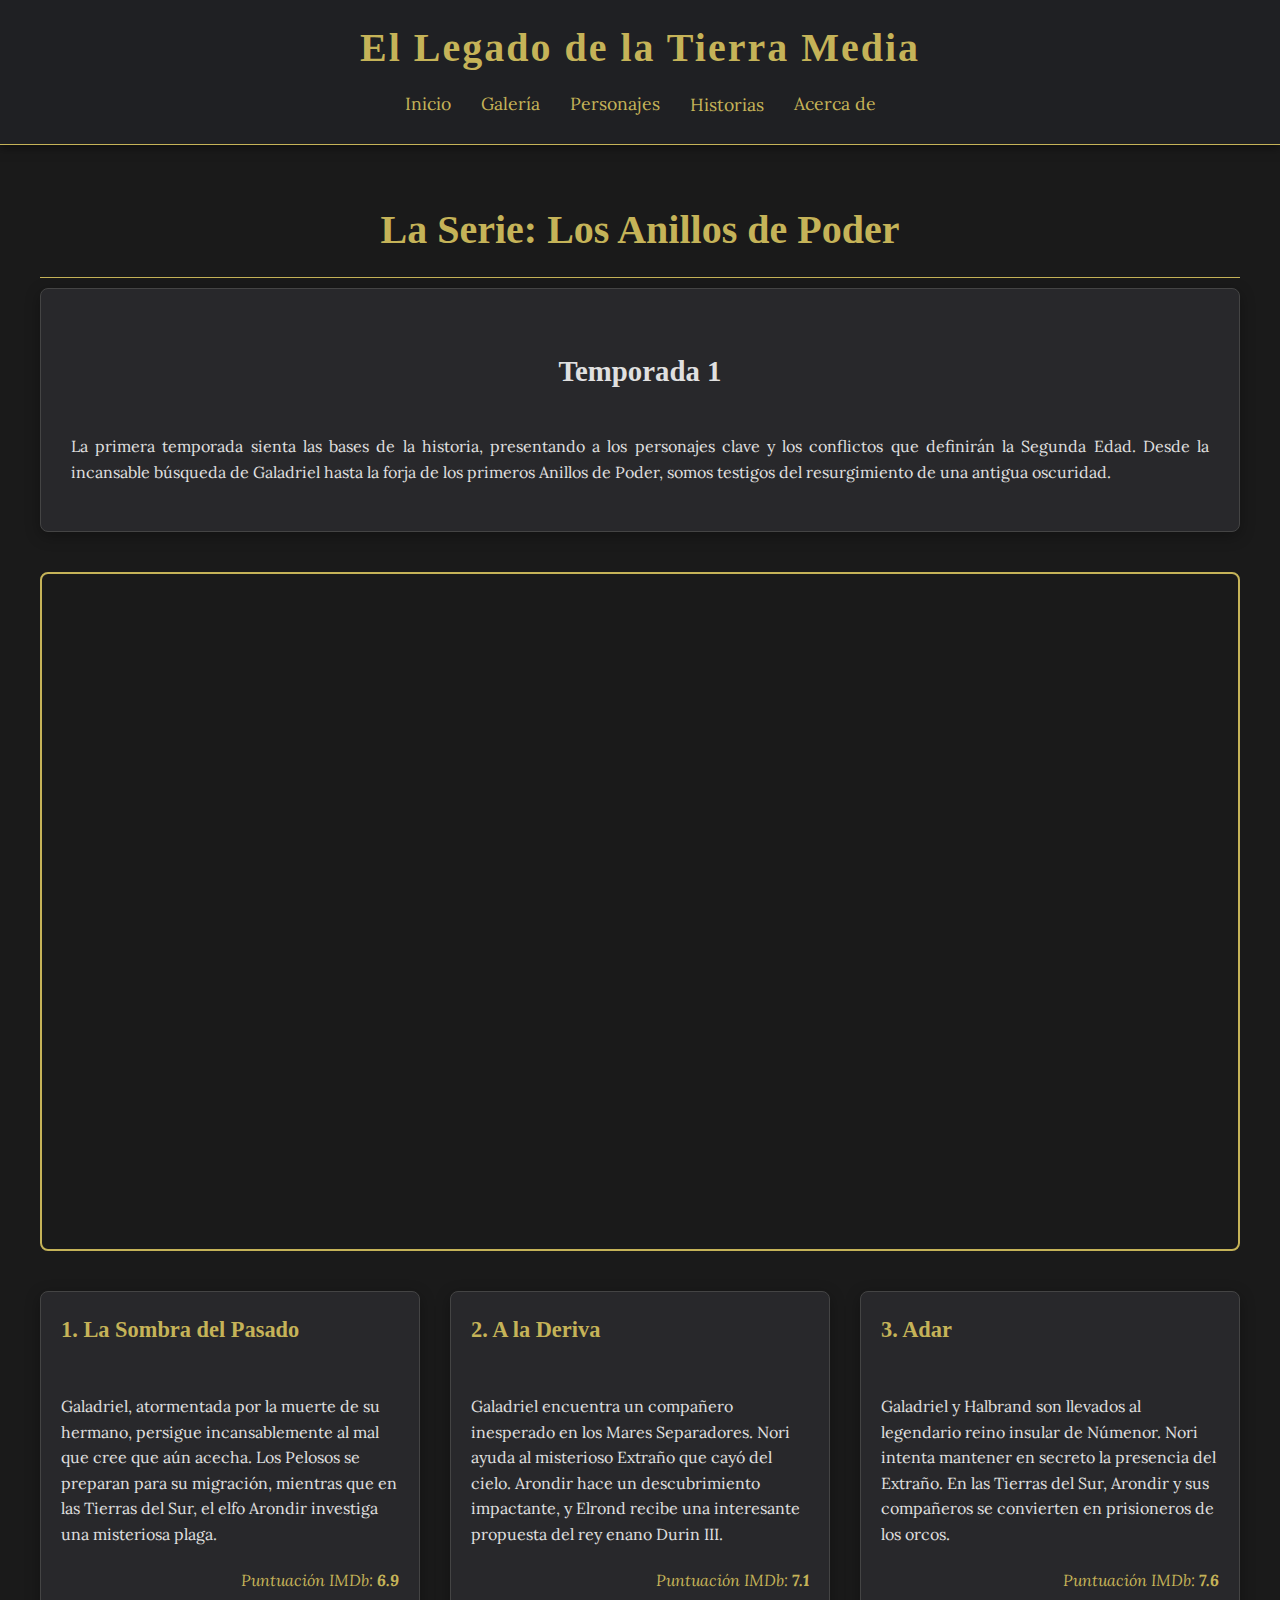
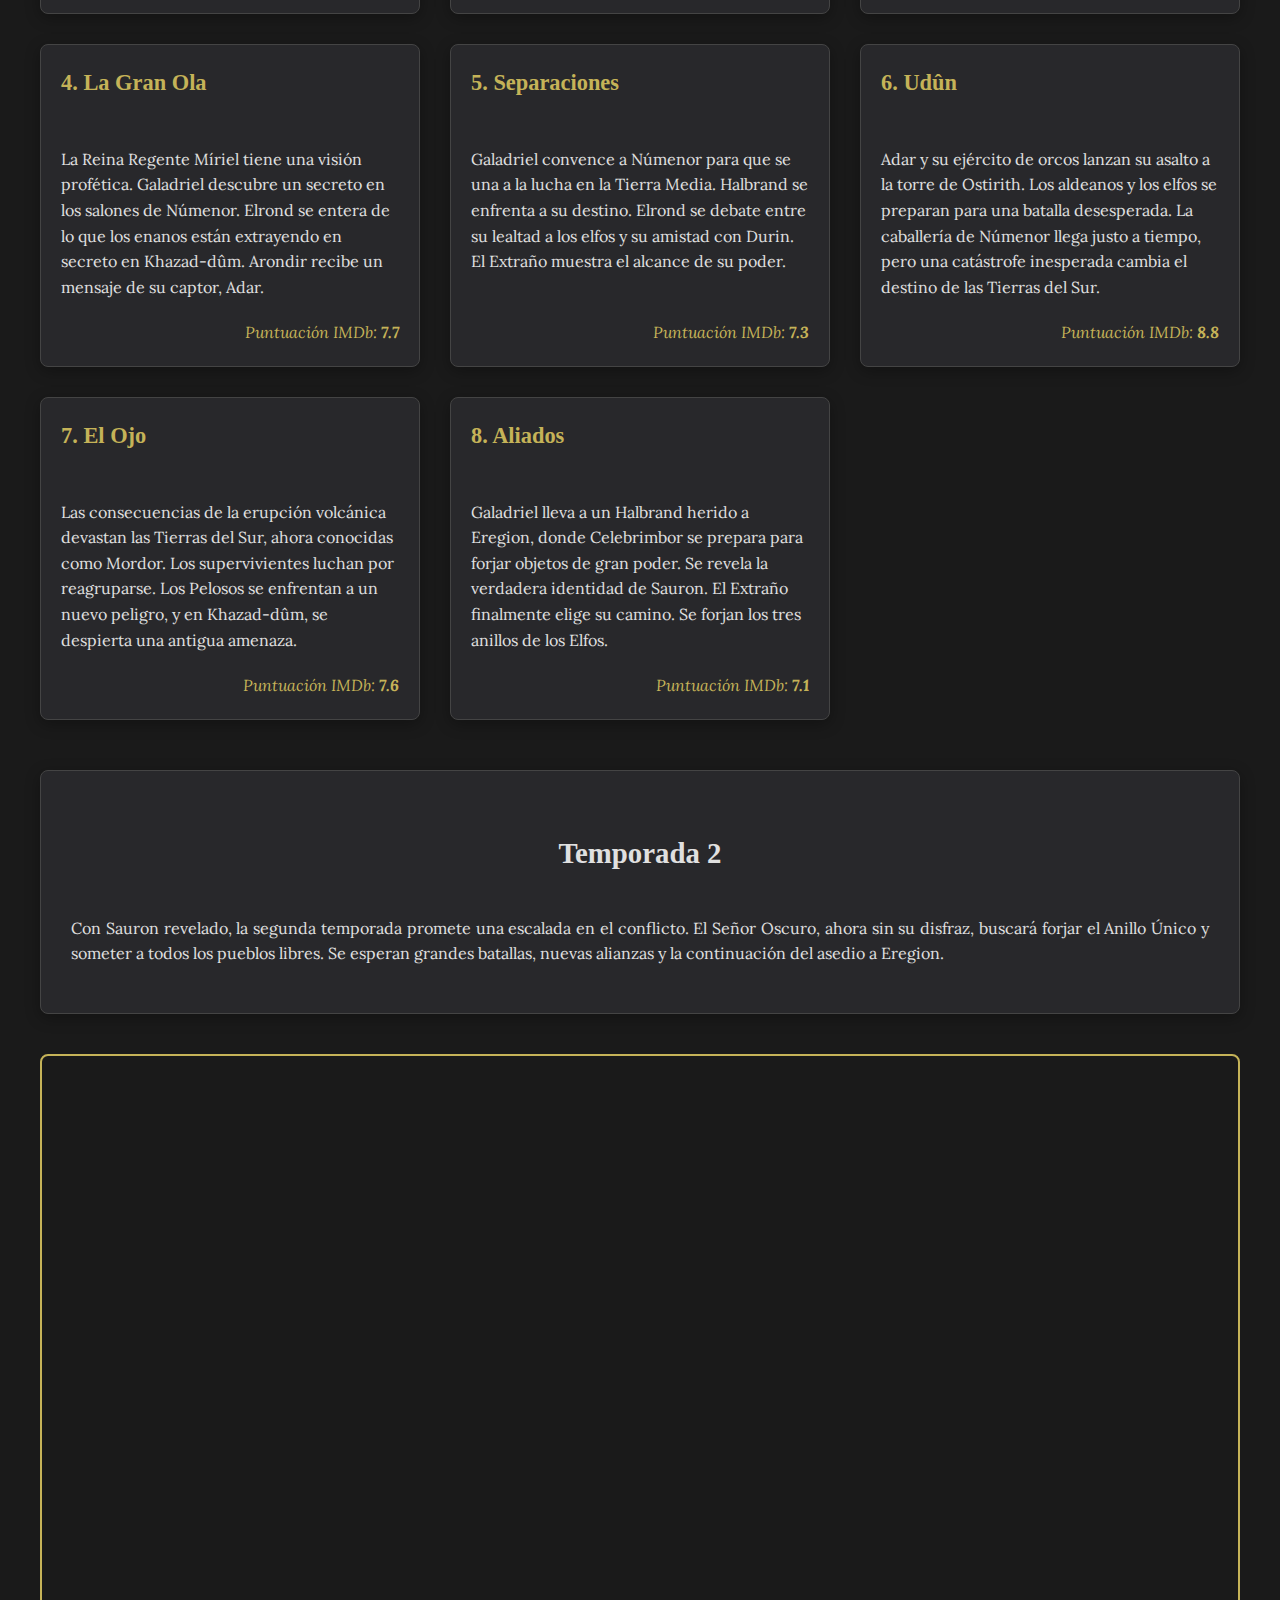
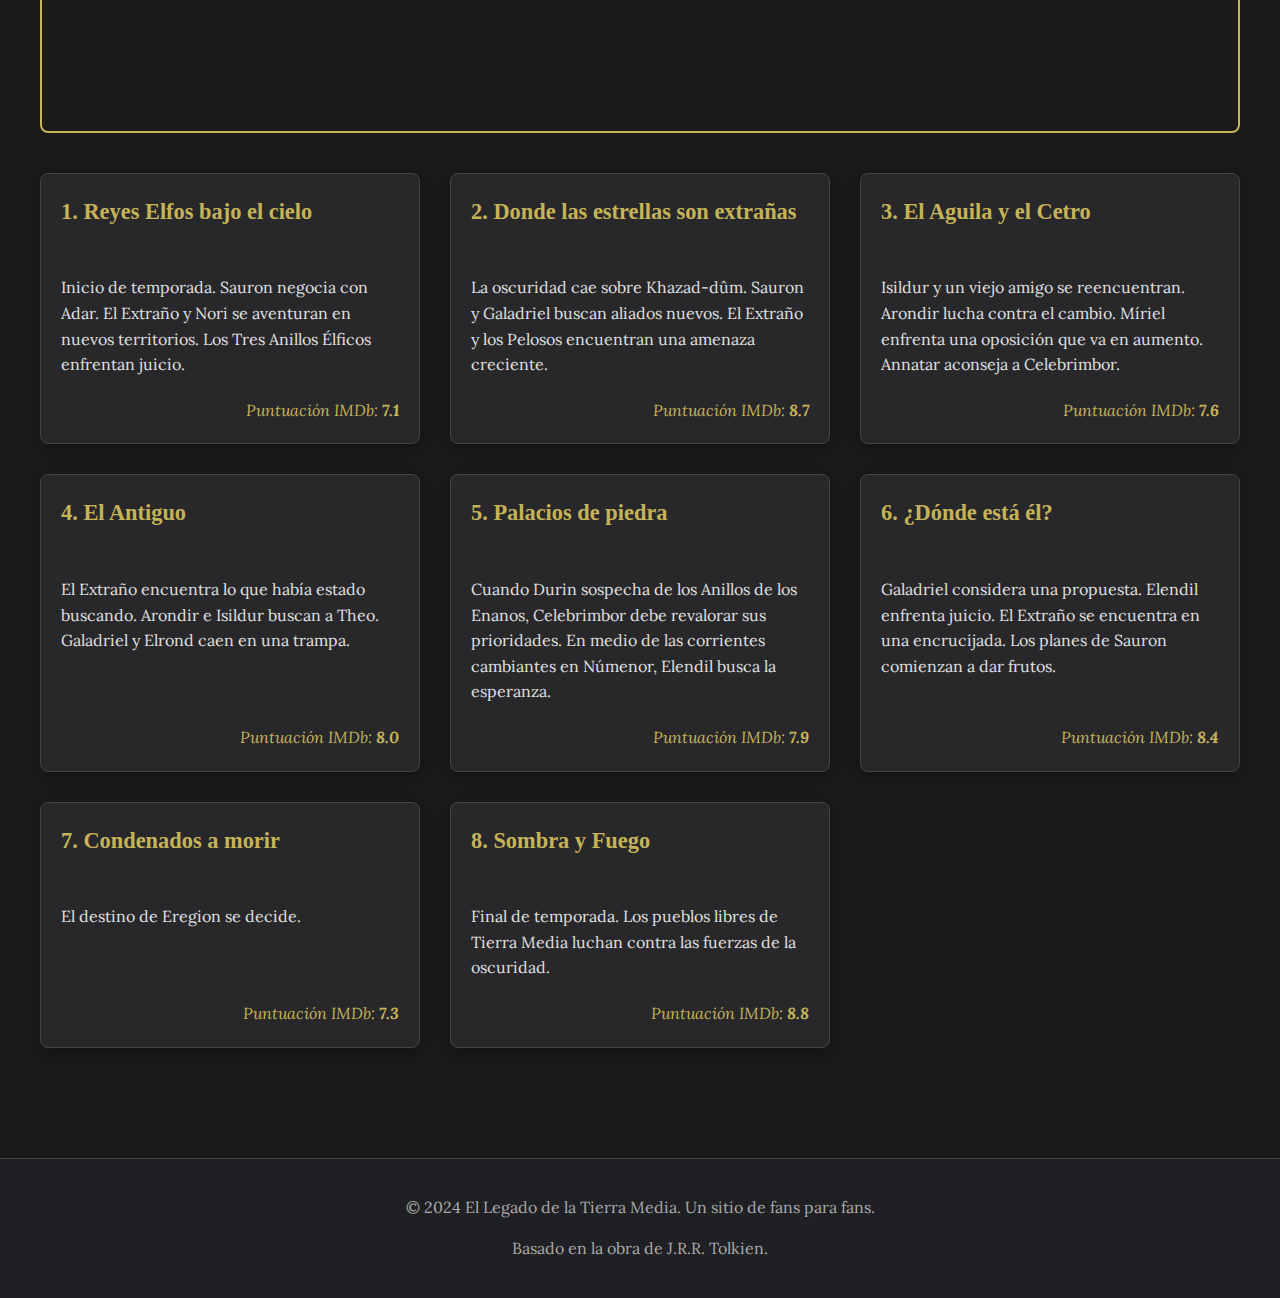
<file: rop.html>
<!DOCTYPE html>
<html lang="es">
<head>
    <meta charset="UTF-8">
    <meta name="viewport" content="width=device-width, initial-scale=1.0">
    <title>Los Anillos de Poder - El Legado de la Tierra Media</title>
    <link rel="stylesheet" href="style.css">
    <link rel="preconnect" href="https://fonts.googleapis.com">
    <link rel="preconnect" href="https://fonts.gstatic.com" crossorigin>
    <link href="https://fonts.googleapis.com/css2?family=Lora:ital,wght@0,400..700;1,400..700&display=swap" rel="stylesheet">
    <script src="script.js" defer></script>
</head>
<body>

    <header>
        <h1>El Legado de la Tierra Media</h1>
        <div class="hamburger">
            <span class="bar"></span>
            <span class="bar"></span>
            <span class="bar"></span>
        </div>
        <nav>
            <a href="index.html">Inicio</a>
            <a href="galeria.html">Galería</a>
            <a href="personajes.html">Personajes</a>
            <div class="dropdown">
                <button class="dropbtn">Historias</button>
                <div class="dropdown-content">
                    <a href="lotr.html">El Señor de los Anillos</a>
                    <a href="hobbit.html">El Hobbit</a>
                    <a href="rop.html">Los Anillos de Poder</a>
                </div>
            </div>
            <a href="acerca-de.html">Acerca de</a>
        </nav>
    </header>

    <main>
        <h2 class="series-title">La Serie: Los Anillos de Poder</h2>
        
        <!-- Introducción Temporada 1 -->
        <section class="season-synopsis">
            <h3 class="season-title">Temporada 1</h3>
            <p>La primera temporada sienta las bases de la historia, presentando a los personajes clave y los conflictos que definirán la Segunda Edad. Desde la incansable búsqueda de Galadriel hasta la forja de los primeros Anillos de Poder, somos testigos del resurgimiento de una antigua oscuridad.</p>
        </section>
        <div class="trailer-container"><iframe src="https://www.youtube.com/embed/19nt1L8nLrA" title="YouTube video player" frameborder="0" allow="accelerometer; autoplay; clipboard-write; encrypted-media; gyroscope; picture-in-picture" allowfullscreen></iframe></div>

        <div class="episode-grid">
            <!-- Episodio 1 -->
            <div class="episode-card">
                <div class="episode-info">
                    <h4>1. La Sombra del Pasado</h4>
                    <p>Galadriel, atormentada por la muerte de su hermano, persigue incansablemente al mal que cree que aún acecha. Los Pelosos se preparan para su migración, mientras que en las Tierras del Sur, el elfo Arondir investiga una misteriosa plaga.</p>
                    <div class="imdb-score">Puntuación IMDb: <strong>6.9</strong></div>
                </div>
            </div>

            <!-- Episodio 2 -->
            <div class="episode-card">
                <div class="episode-info">
                    <h4>2. A la Deriva</h4>
                    <p>Galadriel encuentra un compañero inesperado en los Mares Separadores. Nori ayuda al misterioso Extraño que cayó del cielo. Arondir hace un descubrimiento impactante, y Elrond recibe una interesante propuesta del rey enano Durin III.</p>
                    <div class="imdb-score">Puntuación IMDb: <strong>7.1</strong></div>
                </div>
            </div>

            <!-- Episodio 3 -->
            <div class="episode-card">
                <div class="episode-info">
                    <h4>3. Adar</h4>
                    <p>Galadriel y Halbrand son llevados al legendario reino insular de Númenor. Nori intenta mantener en secreto la presencia del Extraño. En las Tierras del Sur, Arondir y sus compañeros se convierten en prisioneros de los orcos.</p>
                    <div class="imdb-score">Puntuación IMDb: <strong>7.6</strong></div>
                </div>
            </div>

            <!-- Episodio 4 -->
            <div class="episode-card">
                <div class="episode-info">
                    <h4>4. La Gran Ola</h4>
                    <p>La Reina Regente Míriel tiene una visión profética. Galadriel descubre un secreto en los salones de Númenor. Elrond se entera de lo que los enanos están extrayendo en secreto en Khazad-dûm. Arondir recibe un mensaje de su captor, Adar.</p>
                    <div class="imdb-score">Puntuación IMDb: <strong>7.7</strong></div>
                </div>
            </div>

            <!-- Episodio 5 -->
            <div class="episode-card">
                <div class="episode-info">
                    <h4>5. Separaciones</h4>
                    <p>Galadriel convence a Númenor para que se una a la lucha en la Tierra Media. Halbrand se enfrenta a su destino. Elrond se debate entre su lealtad a los elfos y su amistad con Durin. El Extraño muestra el alcance de su poder.</p>
                    <div class="imdb-score">Puntuación IMDb: <strong>7.3</strong></div>
                </div>
            </div>

            <!-- Episodio 6 -->
            <div class="episode-card">
                <div class="episode-info">
                    <h4>6. Udûn</h4>
                    <p>Adar y su ejército de orcos lanzan su asalto a la torre de Ostirith. Los aldeanos y los elfos se preparan para una batalla desesperada. La caballería de Númenor llega justo a tiempo, pero una catástrofe inesperada cambia el destino de las Tierras del Sur.</p>
                    <div class="imdb-score">Puntuación IMDb: <strong>8.8</strong></div>
                </div>
            </div>

            <!-- Episodio 7 -->
            <div class="episode-card">
                <div class="episode-info">
                    <h4>7. El Ojo</h4>
                    <p>Las consecuencias de la erupción volcánica devastan las Tierras del Sur, ahora conocidas como Mordor. Los supervivientes luchan por reagruparse. Los Pelosos se enfrentan a un nuevo peligro, y en Khazad-dûm, se despierta una antigua amenaza.</p>
                    <div class="imdb-score">Puntuación IMDb: <strong>7.6</strong></div>
                </div>
            </div>

            <!-- Episodio 8 -->
            <div class="episode-card">
                <div class="episode-info">
                    <h4>8. Aliados</h4>
                    <p>Galadriel lleva a un Halbrand herido a Eregion, donde Celebrimbor se prepara para forjar objetos de gran poder. Se revela la verdadera identidad de Sauron. El Extraño finalmente elige su camino. Se forjan los tres anillos de los Elfos.</p>
                    <div class="imdb-score">Puntuación IMDb: <strong>7.1</strong></div>
                </div>
            </div>
        </div>

        <!-- Introducción Temporada 2 -->
        <section class="season-synopsis">
            <h3 class="season-title">Temporada 2</h3>
            <p>Con Sauron revelado, la segunda temporada promete una escalada en el conflicto. El Señor Oscuro, ahora sin su disfraz, buscará forjar el Anillo Único y someter a todos los pueblos libres. Se esperan grandes batallas, nuevas alianzas y la continuación del asedio a Eregion.</p>
        </section>
        <div class="trailer-container"><iframe src="https://www.youtube.com/embed/JjReZSx-dK8" title="YouTube video player" frameborder="0" allow="accelerometer; autoplay; clipboard-write; encrypted-media; gyroscope; picture-in-picture" allowfullscreen></iframe></div>

        <div class="episode-grid">
            <!-- Episodio 1 -->
            <div class="episode-card">
                <div class="episode-info">
                    <h4>1. Reyes Elfos bajo el cielo</h4>
                    <p>Inicio de temporada. Sauron negocia con Adar. El Extraño y Nori se aventuran en nuevos territorios. Los Tres Anillos Élficos enfrentan juicio.</p>
                    <div class="imdb-score">Puntuación IMDb: <strong>7.1</strong></div>
                </div>
            </div>
            <!-- Episodio 2 -->
            <div class="episode-card">
                <div class="episode-info">
                    <h4>2. Donde las estrellas son extrañas</h4>
                    <p>La oscuridad cae sobre Khazad-dûm. Sauron y Galadriel buscan aliados nuevos. El Extraño y los Pelosos encuentran una amenaza creciente.</p>
                    <div class="imdb-score">Puntuación IMDb: <strong>8.7</strong></div>
                </div>
            </div>
            <!-- Episodio 3 -->
            <div class="episode-card">
                <div class="episode-info">
                    <h4>3. El Aguila y el Cetro</h4>
                    <p>Isildur y un viejo amigo se reencuentran. Arondir lucha contra el cambio. Míriel enfrenta una oposición que va en aumento. Annatar aconseja a Celebrimbor.</p>
                    <div class="imdb-score">Puntuación IMDb: <strong>7.6</strong></div>
                </div>
            </div>
            <!-- Episodio 4 -->
            <div class="episode-card">
                <div class="episode-info">
                    <h4>4. El Antiguo</h4>
                    <p>El Extraño encuentra lo que había estado buscando. Arondir e Isildur buscan a Theo. Galadriel y Elrond caen en una trampa.</p>
                    <div class="imdb-score">Puntuación IMDb: <strong>8.0</strong></div>
                </div>
            </div>
            <!-- Episodio 5 -->
            <div class="episode-card">
                <div class="episode-info">
                    <h4>5. Palacios de piedra</h4>
                    <p>Cuando Durin sospecha de los Anillos de los Enanos, Celebrimbor debe revalorar sus prioridades. En medio de las corrientes cambiantes en Númenor, Elendil busca la esperanza.</p>
                    <div class="imdb-score">Puntuación IMDb: <strong>7.9</strong></div>
                </div>
            </div>
            <!-- Episodio 6 -->
            <div class="episode-card">
                <div class="episode-info">
                    <h4>6. ¿Dónde está él?</h4>
                    <p>Galadriel considera una propuesta. Elendil enfrenta juicio. El Extraño se encuentra en una encrucijada. Los planes de Sauron comienzan a dar frutos.</p>
                    <div class="imdb-score">Puntuación IMDb: <strong>8.4</strong></div>
                </div>
            </div>
            <!-- Episodio 7 -->
            <div class="episode-card">
                <div class="episode-info">
                    <h4>7. Condenados a morir</h4>
                    <p>El destino de Eregion se decide.</p>
                    <div class="imdb-score">Puntuación IMDb: <strong>7.3</strong></div>
                </div>
            </div>
            <!-- Episodio 8 -->
            <div class="episode-card">
                <div class="episode-info">
                    <h4>8. Sombra y Fuego</h4>
                    <p>Final de temporada. Los pueblos libres de Tierra Media luchan contra las fuerzas de la oscuridad.</p>
                    <div class="imdb-score">Puntuación IMDb: <strong>8.8</strong></div>
                </div>
            </div>
        </div>
    </main>

    <footer>
        <p>&copy; 2024 El Legado de la Tierra Media. Un sitio de fans para fans.</p>
        <p>Basado en la obra de J.R.R. Tolkien.</p>
    </footer>

</body>
</html>
</file>
<file: style.css>
/* Estilos generales */
body {
    font-family: 'Lora', serif;
    background-color: #1a1a1a; /* Gris carbón oscuro */
    color: #e0e0e0; /* Gris claro para el texto */
    margin: 0;
    padding: 0;
    line-height: 1.6;
    display: flex;
    flex-direction: column;
    min-height: 100vh;
}

/* Encabezado y Navegación */
header {
    background-color: #1f2023; /* Un poco más claro que el fondo */
    color: #c5b358; /* Dorado élfico */
    padding: 1rem 0;
    text-align: center;
    border-bottom: 1px solid #c5b358; /* Borde dorado fino */
    position: relative; /* Necesario para posicionar el menú hamburguesa */
    box-shadow: 0 2px 10px rgba(0, 0, 0, 0.5);
}

header h1 {
    margin: 0;
    font-family: 'Cinzel', serif;
    font-size: 2.5rem;
    letter-spacing: 2px;
}

/* Navegación de Escritorio */
nav {
    display: flex;
    justify-content: center;
    align-items: center;
}

nav a {
    color: #c5b358;
    text-decoration: none;
    margin: 0 15px;
    font-size: 1.1rem;
    transition: color 0.3s ease, text-shadow 0.3s ease;
    padding: 10px 0;
}

/* Estilos para el menú desplegable */
.dropdown {
    position: relative;
    display: inline-block;
}

.dropdown .dropbtn {
    font-size: 1.1rem;
    border: none;
    outline: none;
    color: #c5b358;
    padding: 10px 15px;
    background-color: inherit;
    font-family: inherit;
    margin: 0;
    cursor: pointer;
    transition: color 0.3s ease;
}
.dropdown-content {
    display: none;
    position: absolute;
    background-color: #1f2023;
    min-width: 220px;
    box-shadow: 0px 8px 16px 0px rgba(0,0,0,0.5);
    z-index: 1;
    border: 1px solid #c5b358;
    border-radius: 4px;
}

nav a:hover {
    color: #fff;
    text-shadow: 0 0 5px rgba(255, 255, 255, 0.5);
}

/* Contenido Principal */
main {
    max-width: 1200px;
    margin: 20px auto;
    padding: 0 20px;
    flex-grow: 1; /* Empuja el footer hacia abajo */
}

.dropdown-content a {
    color: #c5b358;
    padding: 12px 16px;
    text-decoration: none;
    display: block;
    text-align: left;
}

.dropdown-content a:hover {background-color: #28282b;}

.dropdown:hover .dropdown-content {
    display: block;
}

/* Secciones de la página de inicio */
.home-section {
    margin-bottom: 50px;
}

.section-title {
    text-align: center;
    font-family: 'Cinzel', serif;
    color: #c5b358;
    font-size: 2rem;
    margin-bottom: 30px;
    border-bottom: 1px solid #c5b358;
    padding-bottom: 10px;
}

.story-cards-container {
    display: grid;
    grid-template-columns: repeat(auto-fit, minmax(300px, 1fr));
    gap: 30px;
}

.story-card {
    background-color: #28282b;
    border: 1px solid #444;
    border-radius: 8px;
    overflow: hidden;
    text-align: center;
    box-shadow: 0 4px 15px rgba(0, 0, 0, 0.3);
    transition: transform 0.3s ease, box-shadow 0.3s ease;
    display: flex;
    flex-direction: column;
    padding-bottom: 20px;
}

.story-card img {
    width: 100%;
    height: 200px;
    object-fit: cover;
}

.story-card h3 {
    font-family: 'Cinzel', serif;
    color: #c5b358;
    margin: 15px 0 10px;
}

.story-card p {
    padding: 0 20px;
    flex-grow: 1; /* Empuja el botón hacia abajo */
    margin-bottom: 20px;
}

.btn {
    display: inline-block;
    background-color: #c5b358;
    color: #fff;
    padding: 10px 20px;
    border-radius: 4px;
    text-decoration: none;
    transition: background-color 0.3s ease;
}

.btn:hover {
    background-color: #e0d186;
    color: #1a1a1a;
}
/* Sección Hero (Bienvenida) */
.hero {
    text-align: center;
    margin-bottom: 40px;
}

.hero h2 {
    font-family: 'Cinzel', serif;
    color: #c5b358;
    font-size: 2.2rem;
}

.hero-image {
    width: 100%;
    height: auto;
    border-radius: 8px;
    margin-top: 25px;
    border: 2px solid #c5b358;
}

/* Secciones de contenido (LOTR, Hobbit, ROP) */
.content-section {
    background-color: #28282b; /* Gris oscuro para secciones */
    border-radius: 8px;
    padding: 30px;
    margin-bottom: 40px;
    display: flex;
    gap: 30px;
    align-items: center;
    border: 1px solid #444;
    box-shadow: 0 4px 15px rgba(0, 0, 0, 0.3);
}

.content-section.reverse {
    flex-direction: row-reverse;
}

.text-content {
    flex: 2;
}

.image-content {
    flex: 1;
}

.content-section h2 {
    font-family: 'Cinzel', serif;
    color: #c5b358;
    border-bottom: 1px solid #c5b358;
    padding-bottom: 10px;
    margin-top: 0;
}

.intro-text p {
    font-size: 1.1rem;
    text-align: justify;
}

.content-section img {
    width: 100%;
    border-radius: 8px;
    border: 2px solid #c5b358;
}

/* Estilos para las páginas de las trilogías (LOTR, Hobbit) */
.trilogy-title {
    text-align: center;
    font-family: 'Cinzel', serif;
    color: #c5b358;
    font-size: 2.5rem;
    margin-bottom: 40px;
    border-bottom: 1px solid #c5b358;
    padding-bottom: 15px;
}

.movie-section {
    display: flex;
    gap: 30px;
    background-color: #28282b;
    padding: 30px;
    border-radius: 8px;
    border: 1px solid #444;
    margin-bottom: 40px;
    align-items: flex-start; /* Alinea los items al inicio */
    box-shadow: 0 4px 15px rgba(0, 0, 0, 0.3);
}

.movie-poster {
    flex: 0 0 250px; /* No crece, no se encoge, base de 250px */
}

.movie-poster img {
    width: 100%;
    border-radius: 8px;
    border: 2px solid #c5b358;
}

.movie-details {
    flex: 1;
}

.movie-details h3 {
    font-family: 'Cinzel', serif;
    color: #c5b358;
    margin-top: 0;
    font-size: 1.8rem;
}

.trailer-container {
    position: relative;
    padding-bottom: 56.25%; /* Proporción 16:9 */
    height: 0;
    overflow: hidden;
    margin: 20px 0 40px 0; /* Margen superior e inferior */
    border: 2px solid #c5b358;
    border-radius: 8px;
}

.trailer-container iframe {
    position: absolute;
    top: 0;
    left: 0;
    width: 100%;
    height: 100%;
}

/* Estilos para la sinopsis de cada temporada en ROP */
.season-synopsis {
    background-color: #28282b;
    padding: 30px;
    border-radius: 8px;
    border: 1px solid #444;
    margin-bottom: 40px;
    box-shadow: 0 4px 15px rgba(0, 0, 0, 0.3);
}

.season-synopsis p {
    text-align: justify;
}

/* Estilos para la página de la serie (ROP) */
.series-title {
    text-align: center;
    font-family: 'Cinzel', serif;
    color: #c5b358;
    font-size: 2.5rem;
    margin-bottom: 10px;
    border-bottom: 1px solid #c5b358;
    padding-bottom: 15px;
}

.season-title {
    text-align: center;
    font-family: 'Cinzel', serif;
    color: #e0e0e0;
    font-size: 1.8rem;
    margin-bottom: 40px;
}

.episode-grid {
    display: grid;
    grid-template-columns: repeat(auto-fit, minmax(320px, 1fr));
    gap: 30px;
    margin-bottom: 50px; /* Añade espacio después de la grilla de episodios */
}

.episode-card {
    background-color: #28282b;
    border: 1px solid #444;
    border-radius: 8px;
    overflow: hidden;
    display: flex;
    flex-direction: column;
    box-shadow: 0 4px 15px rgba(0, 0, 0, 0.3);
    transition: transform 0.3s ease, box-shadow 0.3s ease;
}

.episode-card:hover {
    transform: translateY(-5px);
    box-shadow: 0 8px 20px rgba(0, 0, 0, 0.5);
    border-color: #c5b358;
}

.episode-card img {
    width: 100%;
    height: 200px;
    object-fit: cover;
}

.episode-info {
    padding: 20px;
    display: flex;
    flex-direction: column;
    flex-grow: 1; /* Para que el contenido ocupe el espacio */
}

.episode-info h4 {
    font-family: 'Cinzel', serif;
    color: #c5b358;
    margin-top: 0;
    font-size: 1.4rem;
}

.episode-info p {
    flex-grow: 1; /* Empuja el score hacia abajo */
    margin-bottom: 20px;
}

.imdb-score {
    text-align: right;
    font-style: italic;
    color: #c5b358;
}

ul {
    list-style-type: '🕈 '; /* Un pequeño ícono como viñeta */
    padding-left: 20px;
}

/* Estilos para el menú hamburguesa (oculto en escritorio) */
.hamburger {
    display: none;
    cursor: pointer;
    position: absolute;
    top: 50%;
    right: 20px;
    transform: translateY(-50%);
}

.hamburger .bar {
    display: block;
    width: 28px;
    height: 3px;
    margin: 6px auto;
    background-color: #e0e0e0;
}
/* Estilos para la galería */
.gallery-container {
    display: grid;
    grid-template-columns: repeat(5, 1fr);
    gap: 20px;
}

.gallery-item img {
    width: 100%;
    height: 200px; /* Altura fija para todas las imágenes */
    border-radius: 8px;
    border: 2px solid #c5b358;
    cursor: pointer;
    object-fit: cover; /* Asegura que la imagen cubra el espacio sin deformarse */
}

/* Estilo para las imágenes que activan el lightbox */
.lightbox-trigger {
    cursor: pointer;
}

/* Estilos para la página de Personajes */
.character-container {
    display: grid;
    grid-template-columns: repeat(auto-fit, minmax(210px, 1fr));
    gap: 25px;
}

.character-card {
    background-color: #28282b;
    border: 1px solid #444;
    border-radius: 8px;
    text-align: center;
    overflow: hidden; /* Para que la imagen no se salga del borde redondeado */
    box-shadow: 0 4px 15px rgba(0, 0, 0, 0.3);
    transition: transform 0.3s ease, box-shadow 0.3s ease;
}

.character-card img {
    width: 100%;
    height: 300px;
    object-fit: cover; /* Asegura que la imagen cubra el espacio sin deformarse */
    border-bottom: 2px solid #c5b358;
}

.character-info {
    padding: 20px;
}

.character-info h3 {
    font-family: 'Cinzel', serif;
    margin-top: 0;
    color: #c5b358;
}

.character-info p {
    font-size: 0.9rem;
    text-align: left;
}

/* Estilos para los grupos de personajes */
.character-group {
    margin-bottom: 50px;
}

.group-title {
    font-family: 'Cinzel', serif;
    color: #c5b358;
    border-bottom: 1px solid #c5b358;
    padding-bottom: 10px;
}

/* Botón centrado para secciones */
.section-cta {
    text-align: center;
    margin-top: 30px;
}
/* Estilos para el Formulario de Contacto */
.contact-form {
    margin-top: 20px;
    width: 100%;
}

.form-group {
    margin-bottom: 20px;
}

.form-group label {
    display: block;
    margin-bottom: 5px;
    color: #c5b358;
}

.contact-form input[type="text"],
.contact-form input[type="email"],
.contact-form textarea {
    width: 100%;
    padding: 10px;
    background-color: #1a1a1a;
    border: 1px solid #c5b358;
    border-radius: 4px;
    color: #e0e0e0;
    font-family: 'Lora', serif;
    box-sizing: border-box; /* Asegura que el padding no afecte el ancho total */
    resize: none; /* Evita que el usuario pueda cambiar el tamaño del textarea */
}

.submit-btn {
    background-color: #c5b358;
    color: #1a1a1a;
    padding: 12px 20px;
    border: none;
    border-radius: 4px;
    cursor: pointer;
    font-family: 'Lora', serif;
    font-size: 1rem;
    font-weight: bold;
    transition: background-color 0.3s ease;
}

.submit-btn:hover {
    background-color: #e0d186;
}

/* Alineación para la sección de contacto */
.contact-section {
    align-items: stretch; /* Hace que las columnas tengan la misma altura */
}

/* Estilos para el mapa */
.map-content {
    flex: 1.5; /* Darle un poco más de espacio que al formulario */
    display: flex;
    flex-direction: column;
}

.map-content h2 {
    font-family: 'Cinzel', serif;
    color: #c5b358;
    margin-top: 0;
}

.map-content iframe {
    border-radius: 8px;
    border: 2px solid #c5b358;
    flex-grow: 1; /* Hace que el mapa ocupe el espacio vertical disponible */
}

/* Pie de página */
footer {
    text-align: center;
    padding: 20px;
    margin-top: 40px;
    background-color: #1f2023;
    color: #aaa;
    border-top: 1px solid #444;
}

/* Estilos para el Lightbox */
.lightbox {
    display: none; /* Oculto por defecto */
    position: fixed;
    z-index: 1000;
    left: 0;
    top: 0;
    width: 100%;
    height: 100%;
    background-color: rgba(0, 0, 0, 0.9);
}

.lightbox-content {
    position: absolute;
    top: 50%;
    left: 50%;
    transform: translate(-50%, -50%);
    max-height: 85vh; /* 85% de la altura de la pantalla */
    max-width: 90vw; /* 90% del ancho de la pantalla */
    object-fit: contain; /* Mantiene la proporción de la imagen */
    animation-name: zoom;
    animation-duration: 0.6s;
}

@keyframes zoom {
    from {transform: scale(0)}
    to {transform: translate(-50%, -50%) scale(1)}
}

#caption {
    position: absolute;
    bottom: 15px;
    left: 50%;
    transform: translateX(-50%);
    width: 90%;
    text-align: center;
    color: #ccc;
    font-size: 1.1rem;
}

.close-btn {
    position: absolute;
    top: 15px;
    right: 35px;
    color: #f1f1f1;
    font-size: 40px;
    font-weight: bold;
    transition: 0.3s;
}

.close-btn:hover,
.close-btn:focus {
    color: #bbb;
    text-decoration: none;
    cursor: pointer;
}

.prev-btn, .next-btn {
    cursor: pointer;
    position: absolute;
    top: 50%;
    width: auto;
    padding: 16px;
    margin-top: -50px;
    color: white;
    font-weight: bold;
    font-size: 20px;
    transition: 0.6s ease;
    border-radius: 0 3px 3px 0;
    user-select: none;
}

.next-btn {
    right: 0;
    border-radius: 3px 0 0 3px;
}

.prev-btn:hover, .next-btn:hover {
    background-color: rgba(255, 255, 255, 0.2);
}

/* Diseño Responsivo para móviles */
@media (max-width: 768px) {
    header {
        padding: 1.5rem 0;
    }

    header h1 {
        font-size: 2rem;
        text-align: left;
        padding-left: 20px;
    }

    /* Ocultar la navegación de escritorio y mostrar la hamburguesa */
    nav {
        display: none; /* Ocultar por defecto */
        flex-direction: column;
        width: 100%;
        background-color: #1f2023;
        position: absolute;
        top: 100%; /* Justo debajo del header */
        left: 0;
        z-index: 10;
        border-top: 1px solid #8c784a;
    }

    /* Clase que activa el menú en móvil */
    nav.active {
        display: flex;
    }

    .hamburger {
        display: block;
    }

    .dropdown .dropbtn { padding: 15px; width: 100%; text-align: center; }
    .dropdown-content { position: static; box-shadow: none; border: none; background-color: #28282b; }

    .content-section, .content-section.reverse {
        flex-direction: column;
    }

    .movie-section {
        flex-direction: column;
    }

    .contact-section .text-content {
        flex-basis: 100%; /* Ocupa todo el ancho en móvil */
    }

    /* Ajustes para las tarjetas de personajes en la página de inicio */
    .home-section .character-container {
        grid-template-columns: repeat(auto-fit, minmax(140px, 1fr));
        gap: 15px;
    }
}
</file>
